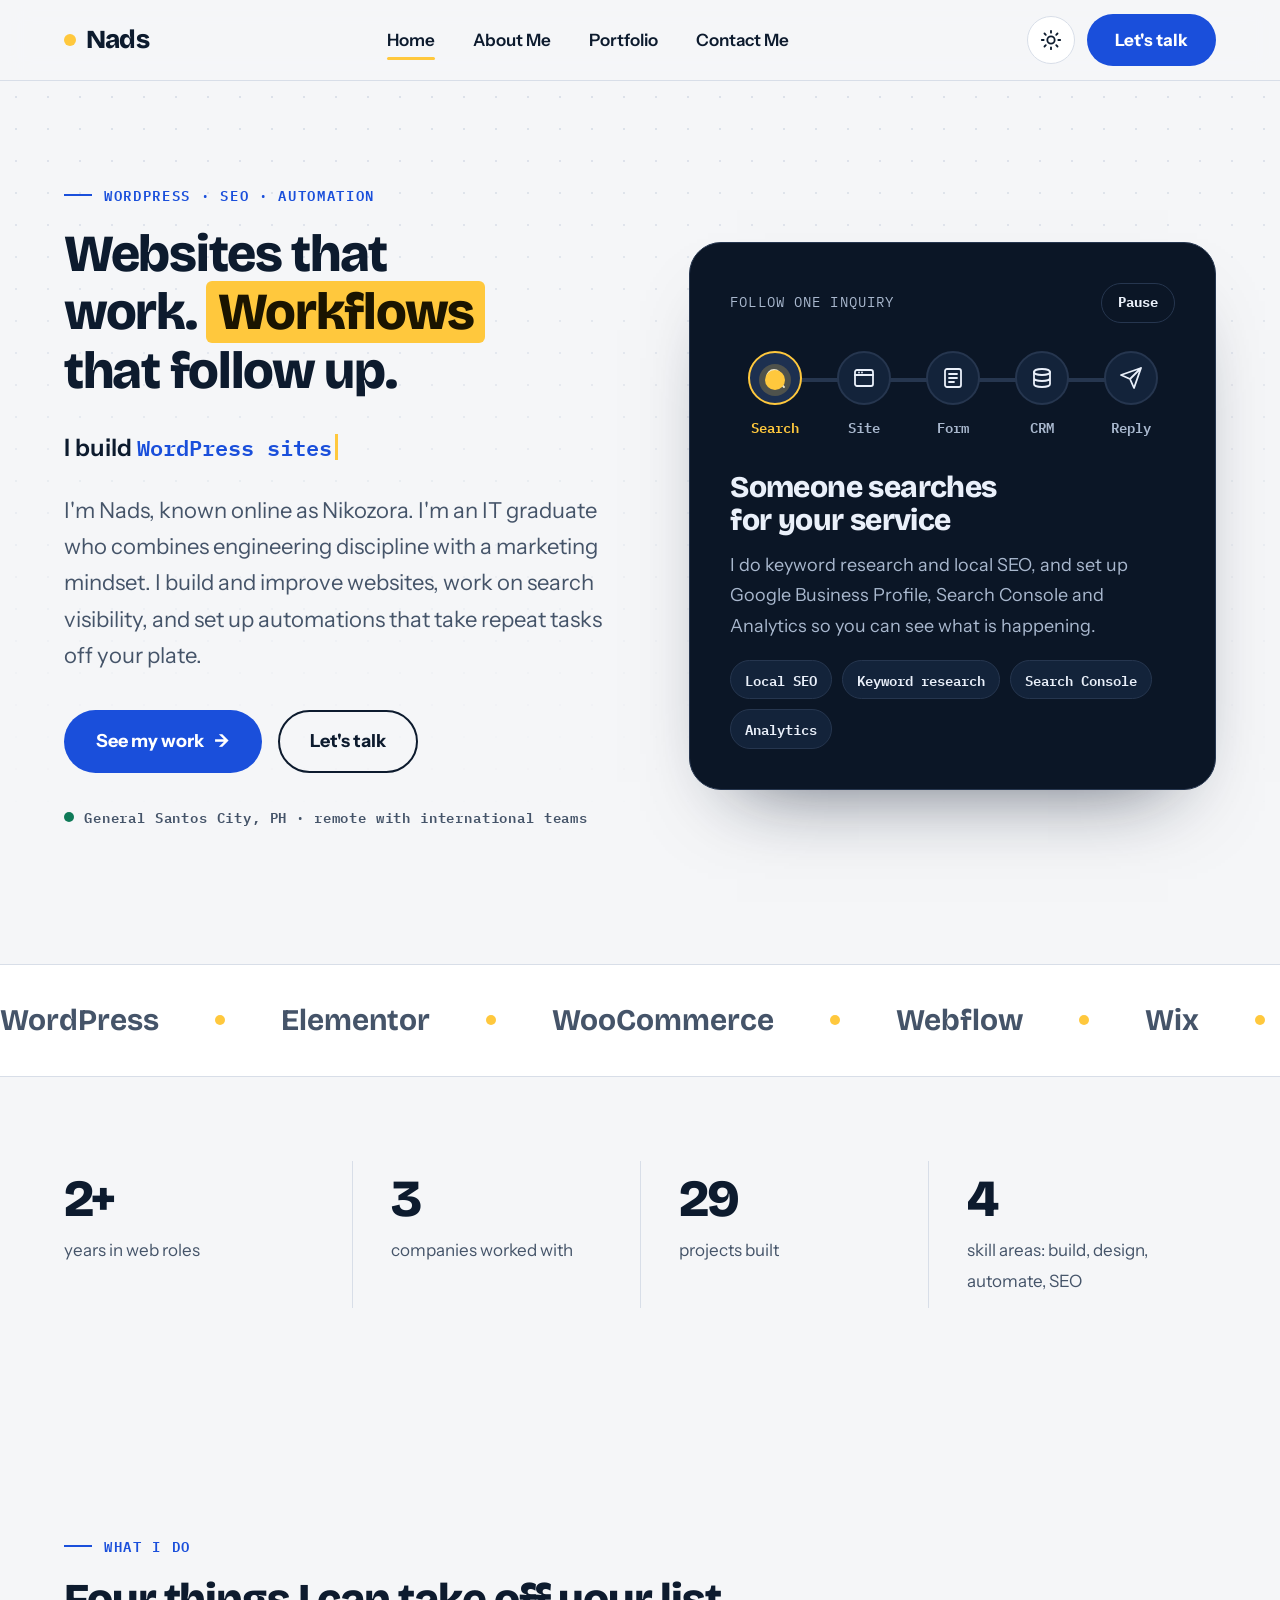
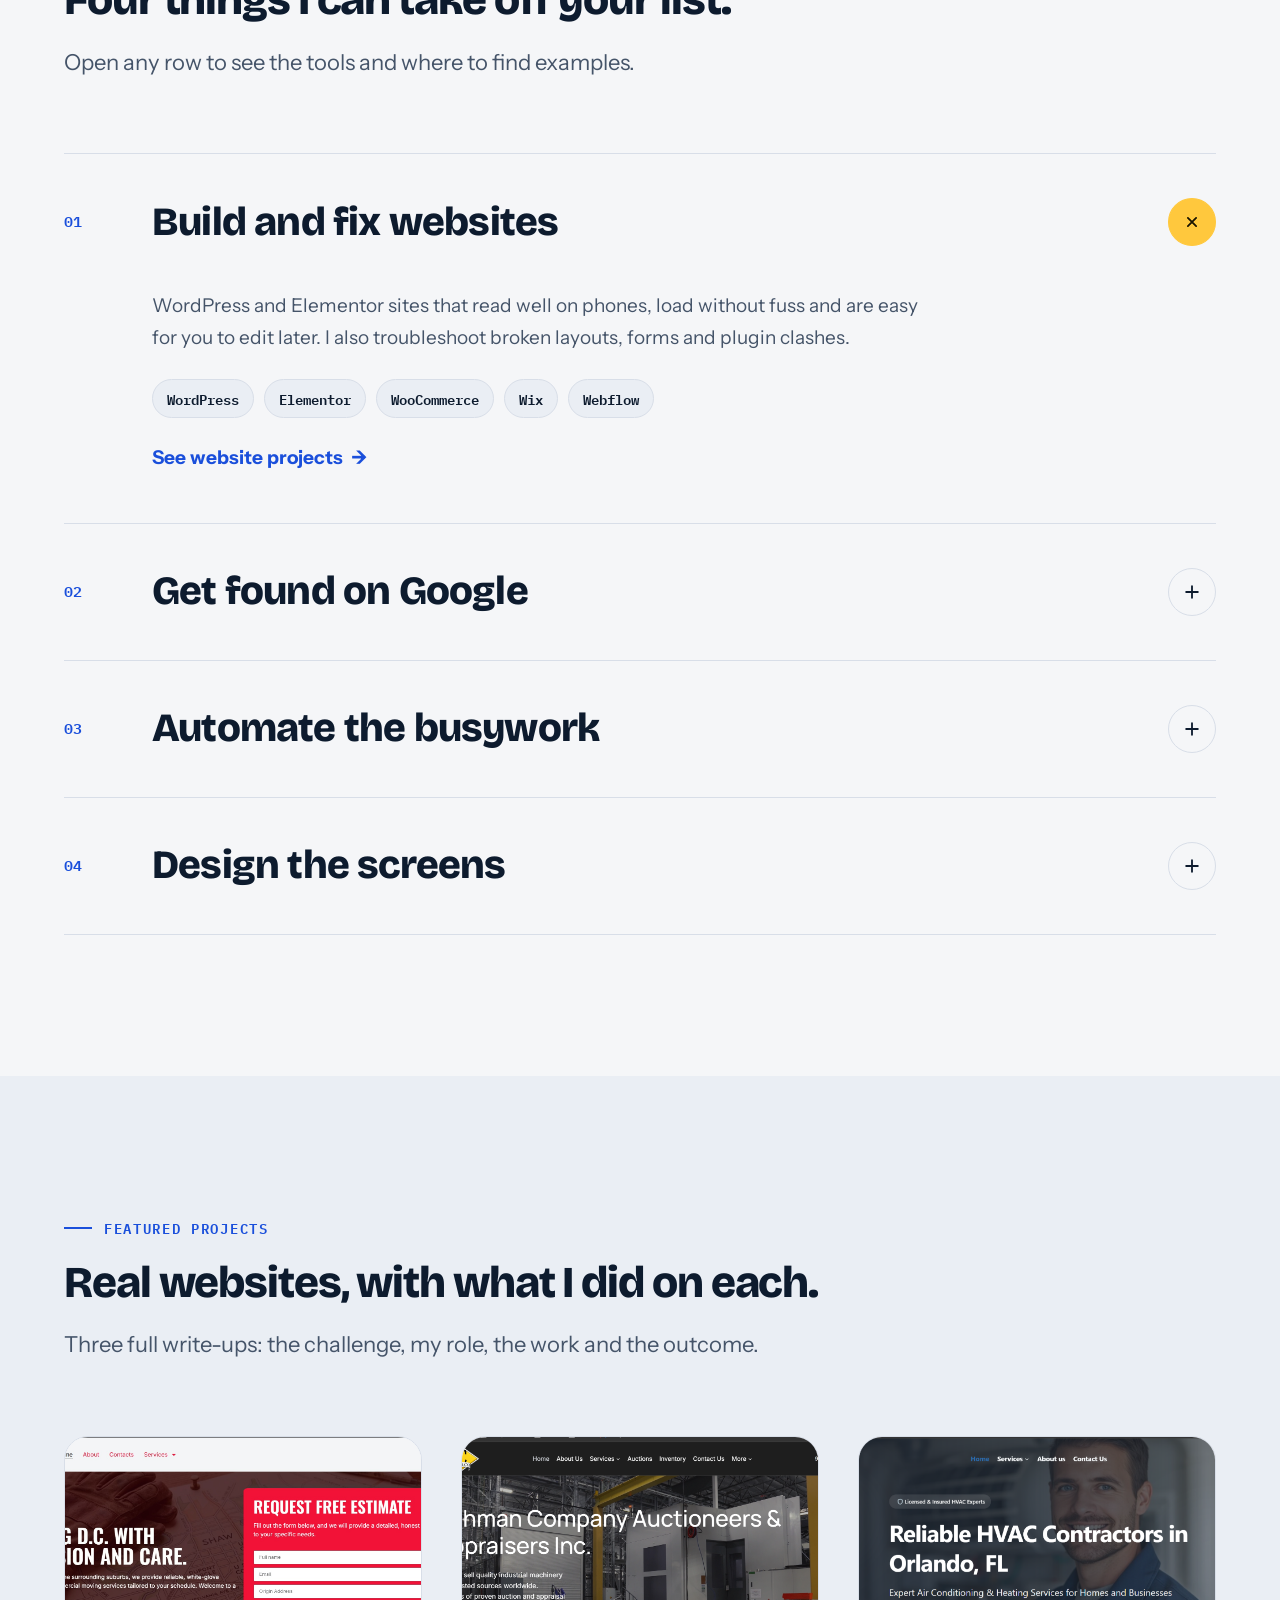
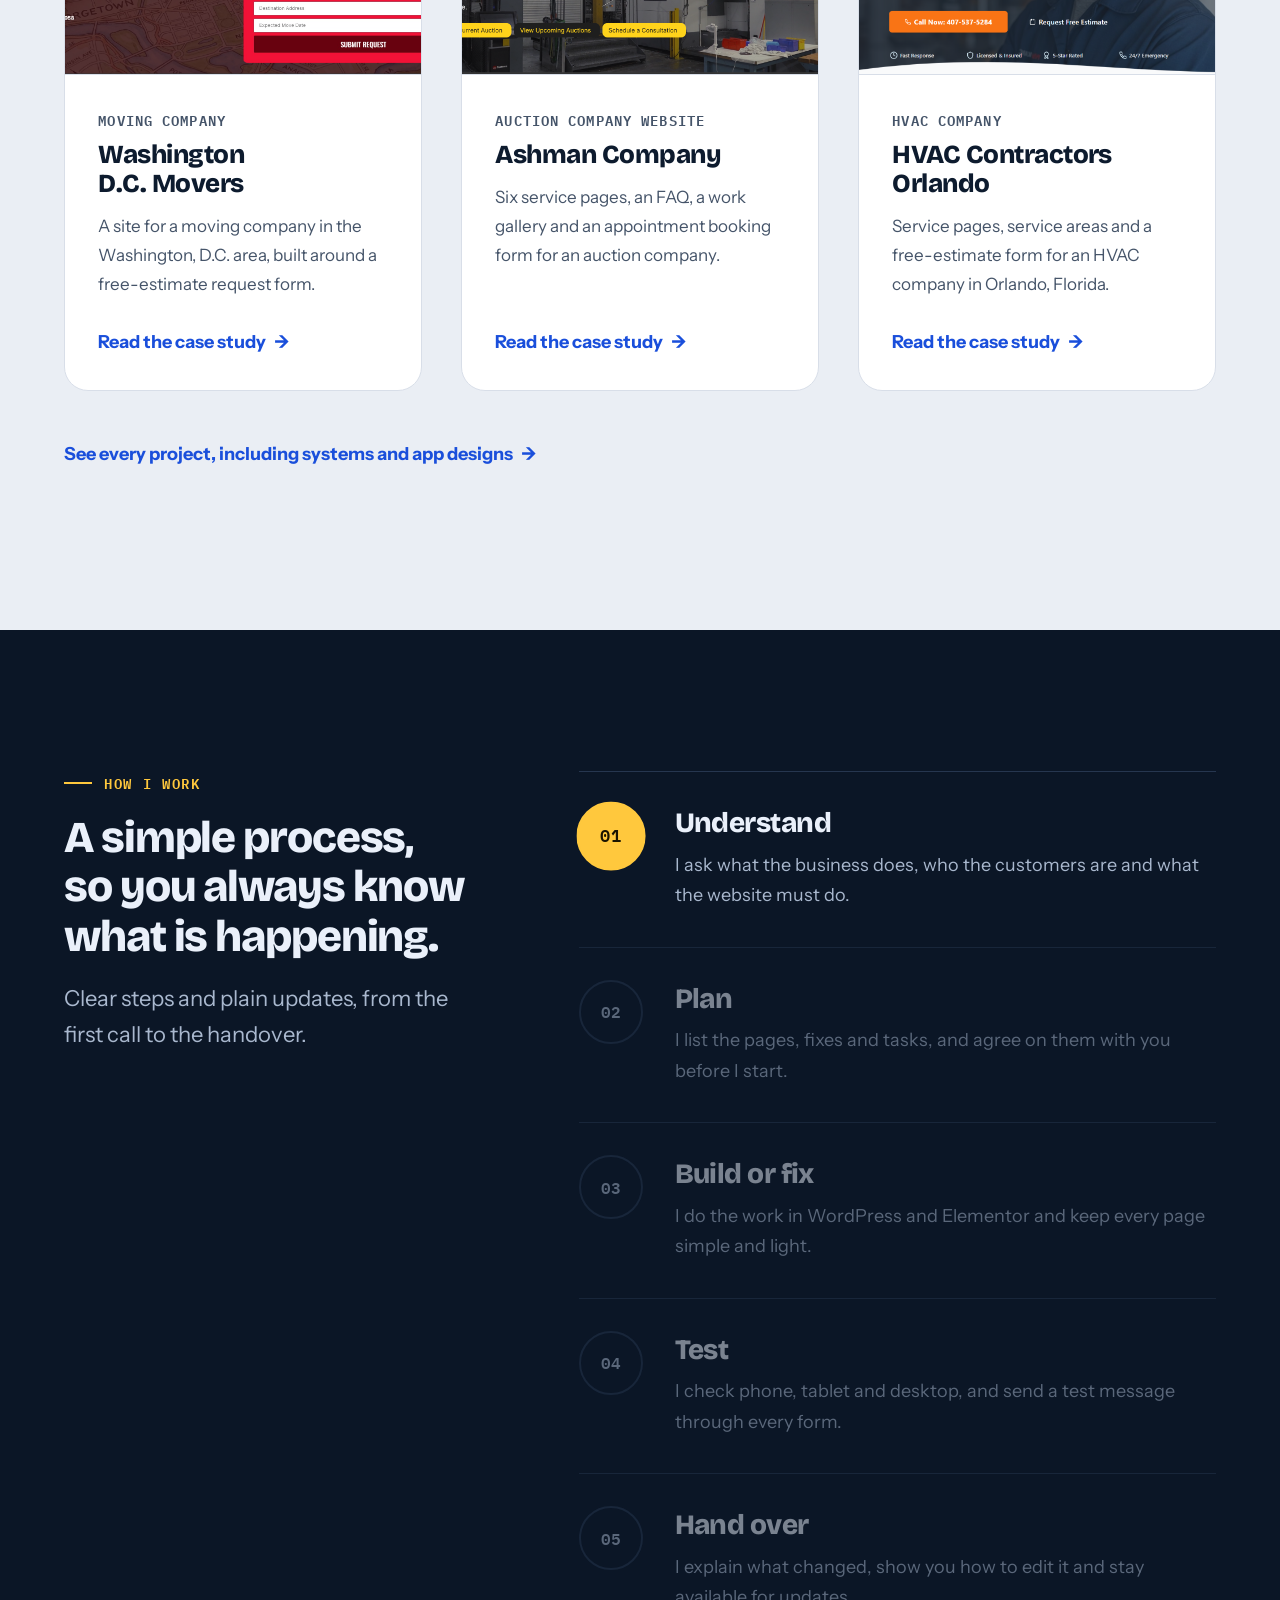
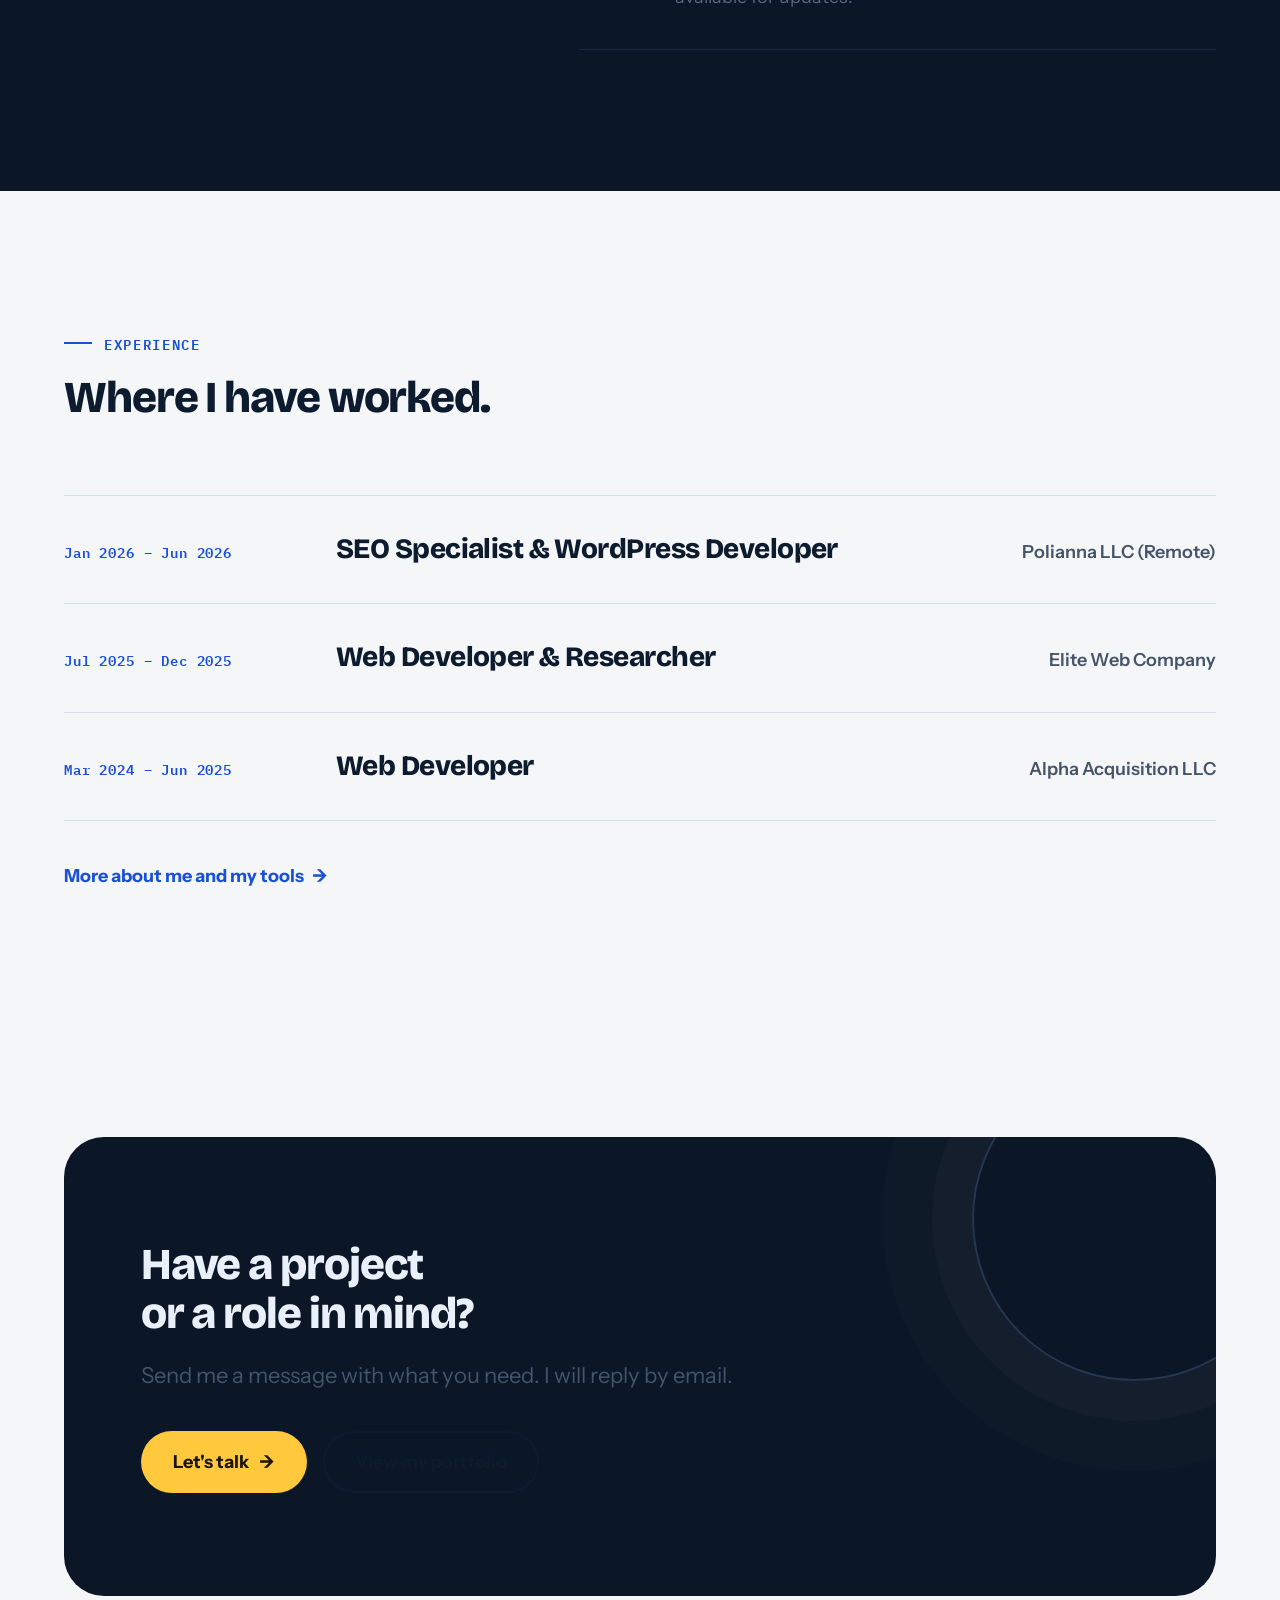
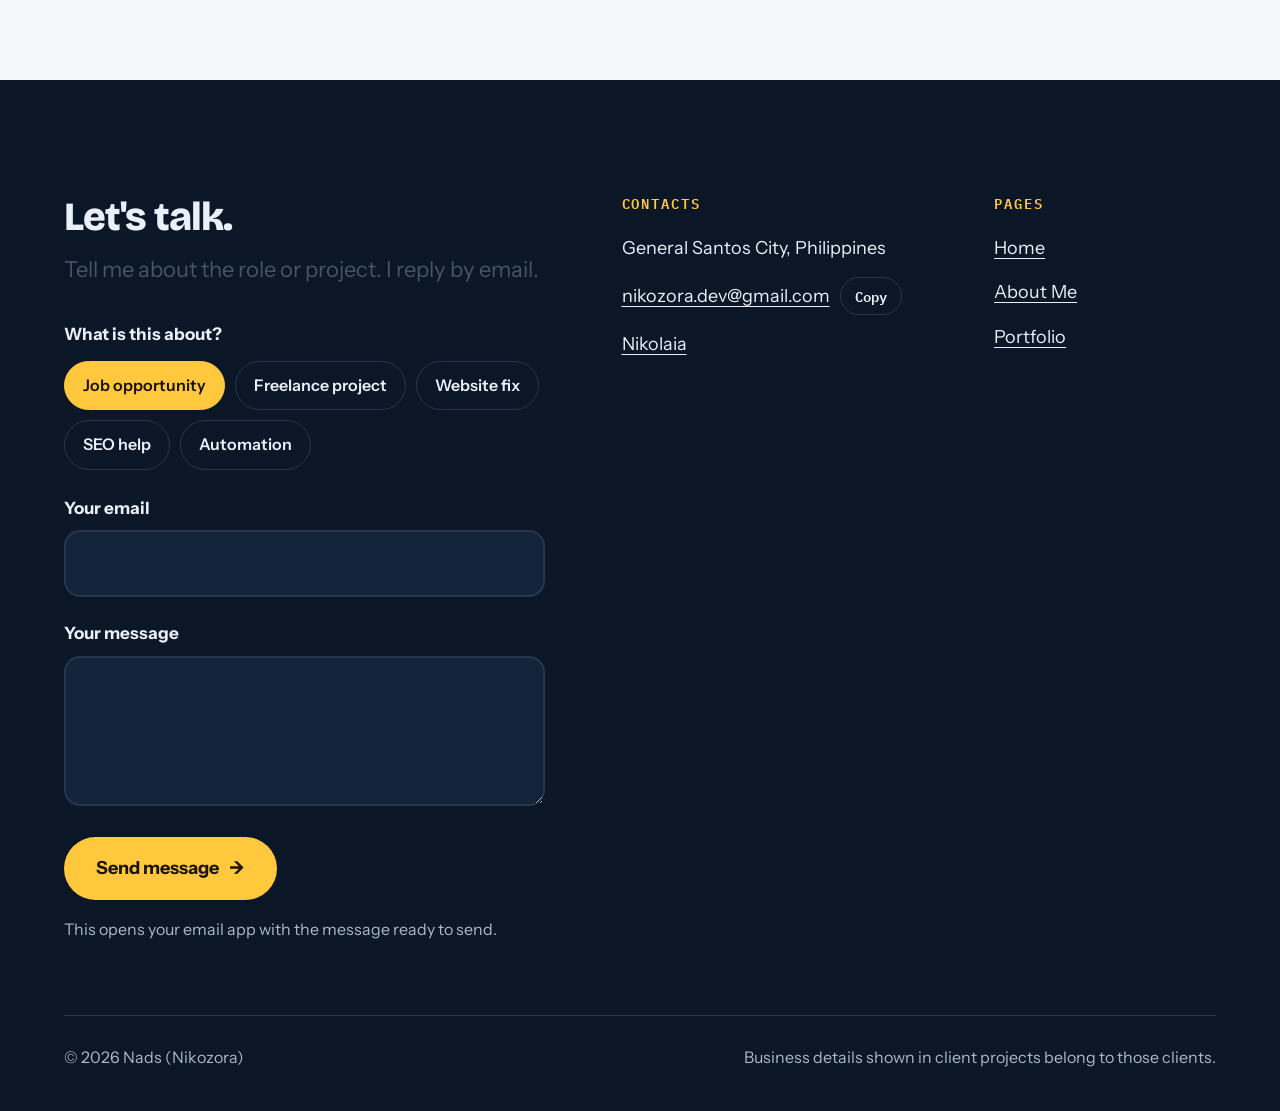
<file: index.html>
<!doctype html>
<html lang="en">
  <head>
    <meta charset="utf-8" />
    <meta name="viewport" content="width=device-width, initial-scale=1" />
    <title>Nads (Nikozora) | WordPress Developer and SEO Specialist</title>
    <meta
      name="description"
      content="Nads builds WordPress and Elementor websites, improves search visibility and sets up automations for small businesses. Based in General Santos City, Philippines."
    />
    <meta
      property="og:title"
      content="Nads (Nikozora) | WordPress Developer and SEO Specialist"
    />
    <meta
      property="og:description"
      content="Nads builds WordPress and Elementor websites, improves search visibility and sets up automations for small businesses. Based in General Santos City, Philippines."
    />
    <meta property="og:type" content="website" />
    <meta name="theme-color" content="#0B1626" />
    <link
      rel="icon"
      href="data:image/svg+xml,%3Csvg xmlns='http://www.w3.org/2000/svg' viewBox='0 0 64 64'%3E%3Crect width='64' height='64' rx='18' fill='%230B1626'/%3E%3Ccircle cx='32' cy='32' r='12' fill='%23FFC83D'/%3E%3C/svg%3E"
    />
    <link rel="preconnect" href="https://fonts.googleapis.com" />
    <link rel="preconnect" href="https://fonts.gstatic.com" crossorigin />
    <link
      rel="stylesheet"
      href="https://fonts.googleapis.com/css2?family=Bricolage+Grotesque:opsz,wght@12..96,600;12..96,800&family=IBM+Plex+Mono:wght@500;600&family=Instrument+Sans:wght@400;500;600;700&display=swap"
    />
    <link rel="stylesheet" href="styles.css" />
    <script type="application/ld+json">
      {
        "@context": "https://schema.org",
        "@type": "Person",
        "name": "Nads Balyamin",
        "alternateName": "Nikozora",
        "jobTitle": "SEO Specialist and WordPress Developer",
        "email": "nikozora.dev@gmail.com",
        "address": {
          "@type": "PostalAddress",
          "addressLocality": "General Santos City",
          "addressCountry": "PH"
        },
        "knowsAbout": [
          "WordPress",
          "Elementor",
          "SEO",
          "Workflow automation",
          "UI/UX design"
        ]
      }
    </script>
  </head>
  <body>
    <div id="progress" aria-hidden="true"></div>
    <a class="skip" href="#main">Skip to content</a>
    <header class="site">
      <div class="wrap nav">
        <a class="brand" href="index.html" aria-label="Nads, home"
          ><i aria-hidden="true"></i>Nads</a
        >
        <nav aria-label="Main">
          <ul id="menu">
            <li><a href="index.html" aria-current="page">Home</a></li>
            <li><a href="about.html">About Me</a></li>
            <li><a href="portfolio.html">Portfolio</a></li>
            <li><a href="#contact">Contact Me</a></li>
          </ul>
        </nav>
        <div class="nav-right">
          <button
            class="icon-btn"
            id="themeBtn"
            type="button"
            aria-label="Switch to dark theme"
          >
            <svg class="sun" viewBox="0 0 24 24" aria-hidden="true">
              <circle cx="12" cy="12" r="4" />
              <path
                d="M12 2v2M12 20v2M4.9 4.9l1.4 1.4M17.7 17.7l1.4 1.4M2 12h2M20 12h2M4.9 19.1l1.4-1.4M17.7 6.3l1.4-1.4"
              /></svg
            ><svg class="moon" viewBox="0 0 24 24" aria-hidden="true">
              <path d="M21 12.8A9 9 0 1111.2 3a7 7 0 009.8 9.8z" />
            </svg></button
          ><a class="btn btn-primary nav-cta" href="#contact">Let's talk</a
          ><button
            class="menu-btn"
            type="button"
            aria-expanded="false"
            aria-controls="menu"
          >
            Menu
          </button>
        </div>
      </div>
    </header>
    <main id="main">
      <section class="hero">
        <div class="wrap hero-grid">
          <div>
            <p class="label">WordPress &middot; SEO &middot; Automation</p>
            <h1>Websites that work. <mark>Workflows</mark> that follow up.</h1>
            <p
              class="typed-line"
              aria-label="I build WordPress sites, Elementor pages, online stores, local SEO and automations"
            >
              I build
              <span
                class="typed"
                id="typed"
                aria-hidden="true"
                data-words='["WordPress sites","Elementor pages","online stores","local SEO","automations"]'
                >WordPress sites</span
              ><span class="caret" aria-hidden="true"></span>
            </p>
            <p class="lead">
              I'm Nads, known online as Nikozora. I'm an IT graduate who
              combines engineering discipline with a marketing mindset. I build
              and improve websites, work on search visibility, and set up
              automations that take repeat tasks off your plate.
            </p>
            <div class="btn-row">
              <a class="btn btn-primary" href="portfolio.html"
                >See my work
                <span class="arr" aria-hidden="true">&rarr;</span></a
              >
              <a class="btn btn-ghost" href="#contact">Let's talk</a>
            </div>
            <p class="here">
              <b aria-hidden="true"></b>General Santos City, PH &middot; remote
              with international teams
            </p>
          </div>
          <div
            class="flow"
            id="flow"
            role="group"
            aria-label="How a website inquiry can flow, step by step"
          >
            <div class="flow-top">
              <span>Follow one inquiry</span
              ><button class="flow-ctl" type="button" aria-pressed="false">
                Pause
              </button>
            </div>
            <div class="track" role="tablist" aria-label="Inquiry steps">
              <div class="track-fill"></div>
              <div class="packet"></div>
              <button
                class="node"
                role="tab"
                type="button"
                id="n0"
                aria-controls="s0"
                aria-selected="true"
                tabindex="0"
              >
                <span class="dot"
                  ><svg viewBox="0 0 24 24" aria-hidden="true">
                    <circle cx="11" cy="11" r="7" />
                    <path d="M21 21l-4.3-4.3" /></svg></span
                >Search</button
              ><button
                class="node"
                role="tab"
                type="button"
                id="n1"
                aria-controls="s1"
                aria-selected="false"
                tabindex="-1"
              >
                <span class="dot"
                  ><svg viewBox="0 0 24 24" aria-hidden="true">
                    <rect x="3" y="4" width="18" height="16" rx="2" />
                    <path d="M3 9h18M7 6.5h.01M10 6.5h.01" /></svg></span
                >Site</button
              ><button
                class="node"
                role="tab"
                type="button"
                id="n2"
                aria-controls="s2"
                aria-selected="false"
                tabindex="-1"
              >
                <span class="dot"
                  ><svg viewBox="0 0 24 24" aria-hidden="true">
                    <rect x="4" y="3" width="16" height="18" rx="2" />
                    <path d="M8 8h8M8 12h8M8 16h5" /></svg></span
                >Form</button
              ><button
                class="node"
                role="tab"
                type="button"
                id="n3"
                aria-controls="s3"
                aria-selected="false"
                tabindex="-1"
              >
                <span class="dot"
                  ><svg viewBox="0 0 24 24" aria-hidden="true">
                    <ellipse cx="12" cy="6" rx="8" ry="3" />
                    <path
                      d="M4 6v6c0 1.7 3.6 3 8 3s8-1.3 8-3V6M4 12v6c0 1.7 3.6 3 8 3s8-1.3 8-3v-6"
                    /></svg></span
                >CRM</button
              ><button
                class="node"
                role="tab"
                type="button"
                id="n4"
                aria-controls="s4"
                aria-selected="false"
                tabindex="-1"
              >
                <span class="dot"
                  ><svg viewBox="0 0 24 24" aria-hidden="true">
                    <path
                      d="M22 2L11 13M22 2l-7 20-4-9-9-4 20-7z"
                    /></svg></span
                >Reply
              </button>
            </div>
            <div class="flow-panel">
              <div class="step" id="s0" role="tabpanel" aria-labelledby="n0">
                <h3>Someone searches for your service</h3>
                <p>
                  I do keyword research and local SEO, and set up Google
                  Business Profile, Search Console and Analytics so you can see
                  what is happening.
                </p>
                <ul class="chips">
                  <li>Local SEO</li>
                  <li>Keyword research</li>
                  <li>Search Console</li>
                  <li>Analytics</li>
                </ul>
              </div>
              <div
                class="step"
                id="s1"
                role="tabpanel"
                aria-labelledby="n1"
                hidden
              >
                <h3>They land on a clear page</h3>
                <p>
                  I build WordPress and Elementor pages that read well on a
                  phone and stay tidy as the site grows.
                </p>
                <ul class="chips">
                  <li>WordPress</li>
                  <li>Elementor</li>
                  <li>Responsive design</li>
                  <li>WooCommerce</li>
                </ul>
              </div>
              <div
                class="step"
                id="s2"
                role="tabpanel"
                aria-labelledby="n2"
                hidden
              >
                <h3>They send an inquiry</h3>
                <p>
                  I set up contact forms and call buttons, then test every one
                  so a message never goes missing.
                </p>
                <ul class="chips">
                  <li>Forms</li>
                  <li>Click-to-call</li>
                  <li>Testing</li>
                </ul>
              </div>
              <div
                class="step"
                id="s3"
                role="tabpanel"
                aria-labelledby="n3"
                hidden
              >
                <h3>It lands in your CRM</h3>
                <p>
                  I connect the form to a CRM and use Zapier, Make or n8n to
                  move the details without copy and paste.
                </p>
                <ul class="chips">
                  <li>Zapier</li>
                  <li>Make</li>
                  <li>n8n</li>
                  <li>CRM setup</li>
                </ul>
              </div>
              <div
                class="step"
                id="s4"
                role="tabpanel"
                aria-labelledby="n4"
                hidden
              >
                <h3>A follow-up goes out</h3>
                <p>
                  I set up automatic replies and reminders, with AI-assisted
                  steps where they genuinely save time.
                </p>
                <ul class="chips">
                  <li>Workflow automation</li>
                  <li>Email follow-up</li>
                  <li>AI-assisted workflows</li>
                </ul>
              </div>
            </div>
          </div>
        </div>
      </section>

      <div class="marquee" role="group" aria-label="Tools I use">
        <div class="marquee-track">
          <span>WordPress</span><span>Elementor</span><span>WooCommerce</span
          ><span>Webflow</span><span>Wix</span><span>Figma</span
          ><span>Canva</span><span>FlutterFlow</span><span>Zapier</span
          ><span>Make</span><span>n8n</span><span>Search Console</span
          ><span>Google Analytics</span><span aria-hidden="true">WordPress</span
          ><span aria-hidden="true">Elementor</span
          ><span aria-hidden="true">WooCommerce</span
          ><span aria-hidden="true">Webflow</span
          ><span aria-hidden="true">Wix</span
          ><span aria-hidden="true">Figma</span
          ><span aria-hidden="true">Canva</span
          ><span aria-hidden="true">FlutterFlow</span
          ><span aria-hidden="true">Zapier</span
          ><span aria-hidden="true">Make</span
          ><span aria-hidden="true">n8n</span
          ><span aria-hidden="true">Search Console</span
          ><span aria-hidden="true">Google Analytics</span>
        </div>
      </div>

      <section class="tight">
        <div class="wrap stats">
          <div class="stat" data-reveal>
            <b data-count="2" data-suffix="+">2+</b
            ><span>years in web roles</span>
          </div>
          <div class="stat" data-reveal data-delay="80">
            <b data-count="3">3</b><span>companies worked with</span>
          </div>
          <div class="stat" data-reveal data-delay="160">
            <b data-count="29">29</b><span>projects built</span>
          </div>
          <div class="stat" data-reveal data-delay="240">
            <b data-count="4">4</b
            ><span>skill areas: build, design, automate, SEO</span>
          </div>
        </div>
      </section>

      <section>
        <div class="wrap">
          <div class="sec-head" data-reveal>
            <p class="label">What I do</p>
            <h2>Four things I can take off your list.</h2>
            <p class="lead">
              Open any row to see the tools and where to find examples.
            </p>
          </div>
          <div class="rows" data-accordion="single" data-reveal>
            <div class="row">
              <button
                class="row-btn"
                type="button"
                id="rb0"
                aria-expanded="true"
                aria-controls="rp0"
              >
                <span class="n">01</span>
                <h3>Build and fix websites</h3>
                <span class="plus" aria-hidden="true"
                  ><svg viewBox="0 0 24 24"><path d="M12 5v14M5 12h14" /></svg
                ></span>
              </button>
              <div class="panel" id="rp0" role="region" aria-labelledby="rb0">
                <div>
                  <div class="panel-in">
                    <p>
                      WordPress and Elementor sites that read well on phones,
                      load without fuss and are easy for you to edit later. I
                      also troubleshoot broken layouts, forms and plugin
                      clashes.
                    </p>
                    <ul class="chips">
                      <li>WordPress</li>
                      <li>Elementor</li>
                      <li>WooCommerce</li>
                      <li>Wix</li>
                      <li>Webflow</li>
                    </ul>
                    <p style="margin: 24px 0 0">
                      <a class="link-arrow" href="portfolio.html#featured"
                        >See website projects
                        <span class="arr" aria-hidden="true">&rarr;</span></a
                      >
                    </p>
                  </div>
                </div>
              </div>
            </div>
            <div class="row">
              <button
                class="row-btn"
                type="button"
                id="rb1"
                aria-expanded="false"
                aria-controls="rp1"
              >
                <span class="n">02</span>
                <h3>Get found on Google</h3>
                <span class="plus" aria-hidden="true"
                  ><svg viewBox="0 0 24 24"><path d="M12 5v14M5 12h14" /></svg
                ></span>
              </button>
              <div class="panel" id="rp1" role="region" aria-labelledby="rb1">
                <div inert>
                  <div class="panel-in">
                    <p>
                      Local SEO, technical on-page fixes and keyword research. I
                      track progress with Google Search Console and Analytics,
                      so you can see what changed.
                    </p>
                    <ul class="chips">
                      <li>Local SEO</li>
                      <li>On-page SEO</li>
                      <li>Keyword research</li>
                      <li>Business Profile</li>
                      <li>Search Console</li>
                    </ul>
                  </div>
                </div>
              </div>
            </div>
            <div class="row">
              <button
                class="row-btn"
                type="button"
                id="rb2"
                aria-expanded="false"
                aria-controls="rp2"
              >
                <span class="n">03</span>
                <h3>Automate the busywork</h3>
                <span class="plus" aria-hidden="true"
                  ><svg viewBox="0 0 24 24"><path d="M12 5v14M5 12h14" /></svg
                ></span>
              </button>
              <div class="panel" id="rp2" role="region" aria-labelledby="rb2">
                <div inert>
                  <div class="panel-in">
                    <p>
                      I connect forms, a CRM and follow-ups so inquiries are
                      captured and answered without manual copying. I use
                      Zapier, Make and n8n, plus AI-assisted steps where they
                      help.
                    </p>
                    <ul class="chips">
                      <li>Zapier</li>
                      <li>Make</li>
                      <li>n8n</li>
                      <li>CRM setup</li>
                      <li>AI-assisted workflows</li>
                    </ul>
                    <p style="margin: 24px 0 0">
                      <a class="link-arrow" href="portfolio.html#systems"
                        >See digital systems
                        <span class="arr" aria-hidden="true">&rarr;</span></a
                      >
                    </p>
                  </div>
                </div>
              </div>
            </div>
            <div class="row">
              <button
                class="row-btn"
                type="button"
                id="rb3"
                aria-expanded="false"
                aria-controls="rp3"
              >
                <span class="n">04</span>
                <h3>Design the screens</h3>
                <span class="plus" aria-hidden="true"
                  ><svg viewBox="0 0 24 24"><path d="M12 5v14M5 12h14" /></svg
                ></span>
              </button>
              <div class="panel" id="rp3" role="region" aria-labelledby="rb3">
                <div inert>
                  <div class="panel-in">
                    <p>
                      Wireframes and mobile-first prototypes in Figma, so you
                      can react to a design before anything is built.
                    </p>
                    <ul class="chips">
                      <li>Figma</li>
                      <li>Canva</li>
                      <li>FlutterFlow</li>
                      <li>Prototyping</li>
                    </ul>
                    <p style="margin: 24px 0 0">
                      <a class="link-arrow" href="portfolio.html#all"
                        >See app designs
                        <span class="arr" aria-hidden="true">&rarr;</span></a
                      >
                    </p>
                  </div>
                </div>
              </div>
            </div>
          </div>
        </div>
      </section>

      <section class="soft" id="featured">
        <div class="wrap">
          <div class="sec-head" data-reveal>
            <p class="label">Featured projects</p>
            <h2>Real websites, with what I did on each.</h2>
            <p class="lead">
              Three full write-ups: the challenge, my role, the work and the
              outcome.
            </p>
          </div>
          <div class="grid-3">
            <article class="card" data-tilt data-reveal data-delay="0">
              <div class="thumb">
                <span class="alt"
                  ><span class="ph"
                    >[Add screenshot: images/washington-dc-movers.webp]</span
                  ></span
                ><img
                  src="images/washington-dc-movers.jpg"
                  alt="Homepage of the Washington D.C. Movers website with a free estimate form"
                  width="452"
                  height="295"
                  loading="lazy"
                  onerror="this.remove()"
                />
              </div>
              <div class="body">
                <span class="meta">Moving company</span>
                <h3>Washington D.C. Movers</h3>
                <p>
                  A site for a moving company in the Washington, D.C. area,
                  built around a free-estimate request form.
                </p>
                <div class="foot">
                  <a
                    class="link-arrow stretch"
                    href="portfolio.html#washington-dc-movers"
                    >Read the case study
                    <span class="arr" aria-hidden="true">&rarr;</span></a
                  >
                </div>
              </div>
            </article>
            <article class="card" data-tilt data-reveal data-delay="100">
              <div class="thumb">
                <span class="alt"
                ><img
                  src="images/ashman-company.png"
                  alt="Homepage of the Ashman Company website"
                  width="456"
                  height="304"
                  loading="lazy"
                  onerror="this.remove()"
                />
              </div>
              <div class="body">
                <span class="meta">Auction company website</span>
                <h3>Ashman Company</h3>
                <p>
                  Six service pages, an FAQ, a work gallery and an appointment booking form
                  for an auction company.
                </p>
                <div class="foot">
                  <a
                    class="link-arrow stretch"
                    href="portfolio.html#ashman-company"
                    >Read the case study
                    <span class="arr" aria-hidden="true">&rarr;</span></a
                  >
                </div>
              </div>
            </article>
            <article class="card" data-tilt data-reveal data-delay="200">
              <div class="thumb">
                ><img
                  src="images/hvac-orlando.png"
                  alt="Homepage of the HVAC Contractors Orlando website"
                  width="1200"
                  height="800"
                  loading="lazy"
                  onerror="this.remove()"
                />
              </div>
              <div class="body">
                <span class="meta">HVAC company</span>
                <h3>HVAC Contractors Orlando</h3>
                <p>
                  Service pages, service areas and a free-estimate form for an
                  HVAC company in Orlando, Florida.
                </p>
                <div class="foot">
                  <a
                    class="link-arrow stretch"
                    href="portfolio.html#hvac-contractors-orlando"
                    >Read the case study
                    <span class="arr" aria-hidden="true">&rarr;</span></a
                  >
                </div>
              </div>
            </article>
          </div>
          <p style="margin-top: 48px" data-reveal>
            <a class="link-arrow" href="portfolio.html"
              >See every project, including systems and app designs
              <span class="arr" aria-hidden="true">&rarr;</span></a
            >
          </p>
        </div>
      </section>

      <section class="night">
        <div class="wrap proc">
          <div class="proc-head" data-reveal>
            <p class="label">How I work</p>
            <h2>A simple process, so you always know what is happening.</h2>
            <p class="lead">
              Clear steps and plain updates, from the first call to the
              handover.
            </p>
          </div>
          <ol class="steps">
            <li>
              <h3>Understand</h3>
              <p>
                I ask what the business does, who the customers are and what the
                website must do.
              </p>
            </li>
            <li>
              <h3>Plan</h3>
              <p>
                I list the pages, fixes and tasks, and agree on them with you
                before I start.
              </p>
            </li>
            <li>
              <h3>Build or fix</h3>
              <p>
                I do the work in WordPress and Elementor and keep every page
                simple and light.
              </p>
            </li>
            <li>
              <h3>Test</h3>
              <p>
                I check phone, tablet and desktop, and send a test message
                through every form.
              </p>
            </li>
            <li>
              <h3>Hand over</h3>
              <p>
                I explain what changed, show you how to edit it and stay
                available for updates.
              </p>
            </li>
          </ol>
        </div>
      </section>

      <section>
        <div class="wrap">
          <div class="sec-head" data-reveal>
            <p class="label">Experience</p>
            <h2>Where I have worked.</h2>
          </div>
          <div class="minis" data-reveal>
            <div class="mini">
              <span class="when">Jan 2026 &ndash; Jun 2026</span
              ><strong>SEO Specialist &amp; WordPress Developer</strong
              ><span class="co">Polianna LLC (Remote)</span>
            </div>
            <div class="mini">
              <span class="when">Jul 2025 &ndash; Dec 2025</span
              ><strong>Web Developer &amp; Researcher</strong
              ><span class="co">Elite Web Company</span>
            </div>
            <div class="mini">
              <span class="when">Mar 2024 &ndash; Jun 2025</span
              ><strong>Web Developer</strong
              ><span class="co">Alpha Acquisition LLC</span>
            </div>
          </div>
          <p style="margin-top: 40px" data-reveal>
            <a class="link-arrow" href="about.html"
              >More about me and my tools
              <span class="arr" aria-hidden="true">&rarr;</span></a
            >
          </p>
        </div>
      </section>

      <section class="tight">
        <div class="wrap">
          <div class="cta" data-reveal>
            <h2>Have a project or a role in mind?</h2>
            <p class="lead">
              Send me a message with what you need. I will reply by email.
            </p>
            <div class="btn-row">
              <a class="btn btn-sun" href="#contact"
                >Let's talk
                <span class="arr" aria-hidden="true">&rarr;</span></a
              ><a class="btn btn-ghost" href="portfolio.html"
                >View my portfolio</a
              >
            </div>
          </div>
        </div>
      </section>
    </main>
    <footer class="site-footer" id="contact">
      <div class="wrap">
        <div class="foot-grid">
          <div>
            <h2>Let's talk.</h2>
            <p class="lead">
              Tell me about the role or project. I reply by email.
            </p>
            <form id="contactForm" novalidate>
              <fieldset>
                <legend>What is this about?</legend>
                <div class="choice">
                  <input
                    type="radio"
                    name="topic"
                    id="t0"
                    value="Job opportunity"
                    checked
                  /><label for="t0">Job opportunity</label
                  ><input
                    type="radio"
                    name="topic"
                    id="t1"
                    value="Freelance project"
                  /><label for="t1">Freelance project</label
                  ><input
                    type="radio"
                    name="topic"
                    id="t2"
                    value="Website fix"
                  /><label for="t2">Website fix</label
                  ><input
                    type="radio"
                    name="topic"
                    id="t3"
                    value="SEO help"
                  /><label for="t3">SEO help</label
                  ><input
                    type="radio"
                    name="topic"
                    id="t4"
                    value="Automation"
                  /><label for="t4">Automation</label>
                </div>
              </fieldset>
              <label class="f" for="email">Your email</label>
              <input
                id="email"
                name="email"
                type="email"
                autocomplete="email"
                required
              />
              <label class="f" for="msg">Your message</label>
              <textarea id="msg" name="msg" required></textarea>
              <button class="btn btn-sun" type="submit">
                Send message <span class="arr" aria-hidden="true">&rarr;</span>
              </button>
              <p
                class="form-note"
                id="formNote"
                role="status"
                aria-live="polite"
              >
                This opens your email app with the message ready to send.
              </p>
            </form>
          </div>
          <div>
            <h3>Contacts</h3>
            <ul>
              <li>General Santos City, Philippines</li>
              <li>
                <a href="mailto:nikozora.dev@gmail.com"
                  >nikozora.dev@gmail.com</a
                ><button class="copy-btn" id="copyEmail" type="button">
                  Copy
                </button>
              </li>
              <li><a href="https://www.instagram.com/nikolaiaa_/">Nikolaia</a></li>
            </ul>
          </div>
          <div>
            <h3>Pages</h3>
            <ul>
              <li><a href="index.html">Home</a></li>
              <li><a href="about.html">About Me</a></li>
              <li><a href="portfolio.html">Portfolio</a></li>
            </ul>
          </div>
        </div>
        <div class="copyright">
          <span>&copy; <span id="yr">2026</span> Nads (Nikozora)</span
          ><span
            >Business details shown in client projects belong to those
            clients.</span
          >
        </div>
      </div>
    </footer>
    <dialog id="projectDialog" aria-label="Project details">
      <button
        class="dlg-close"
        type="button"
        aria-label="Close project details"
      >
        &times;
      </button>
      <div id="dlgBody"></div>
    </dialog>
    <script src="main.js" defer></script>
  </body>
</html>
</file>
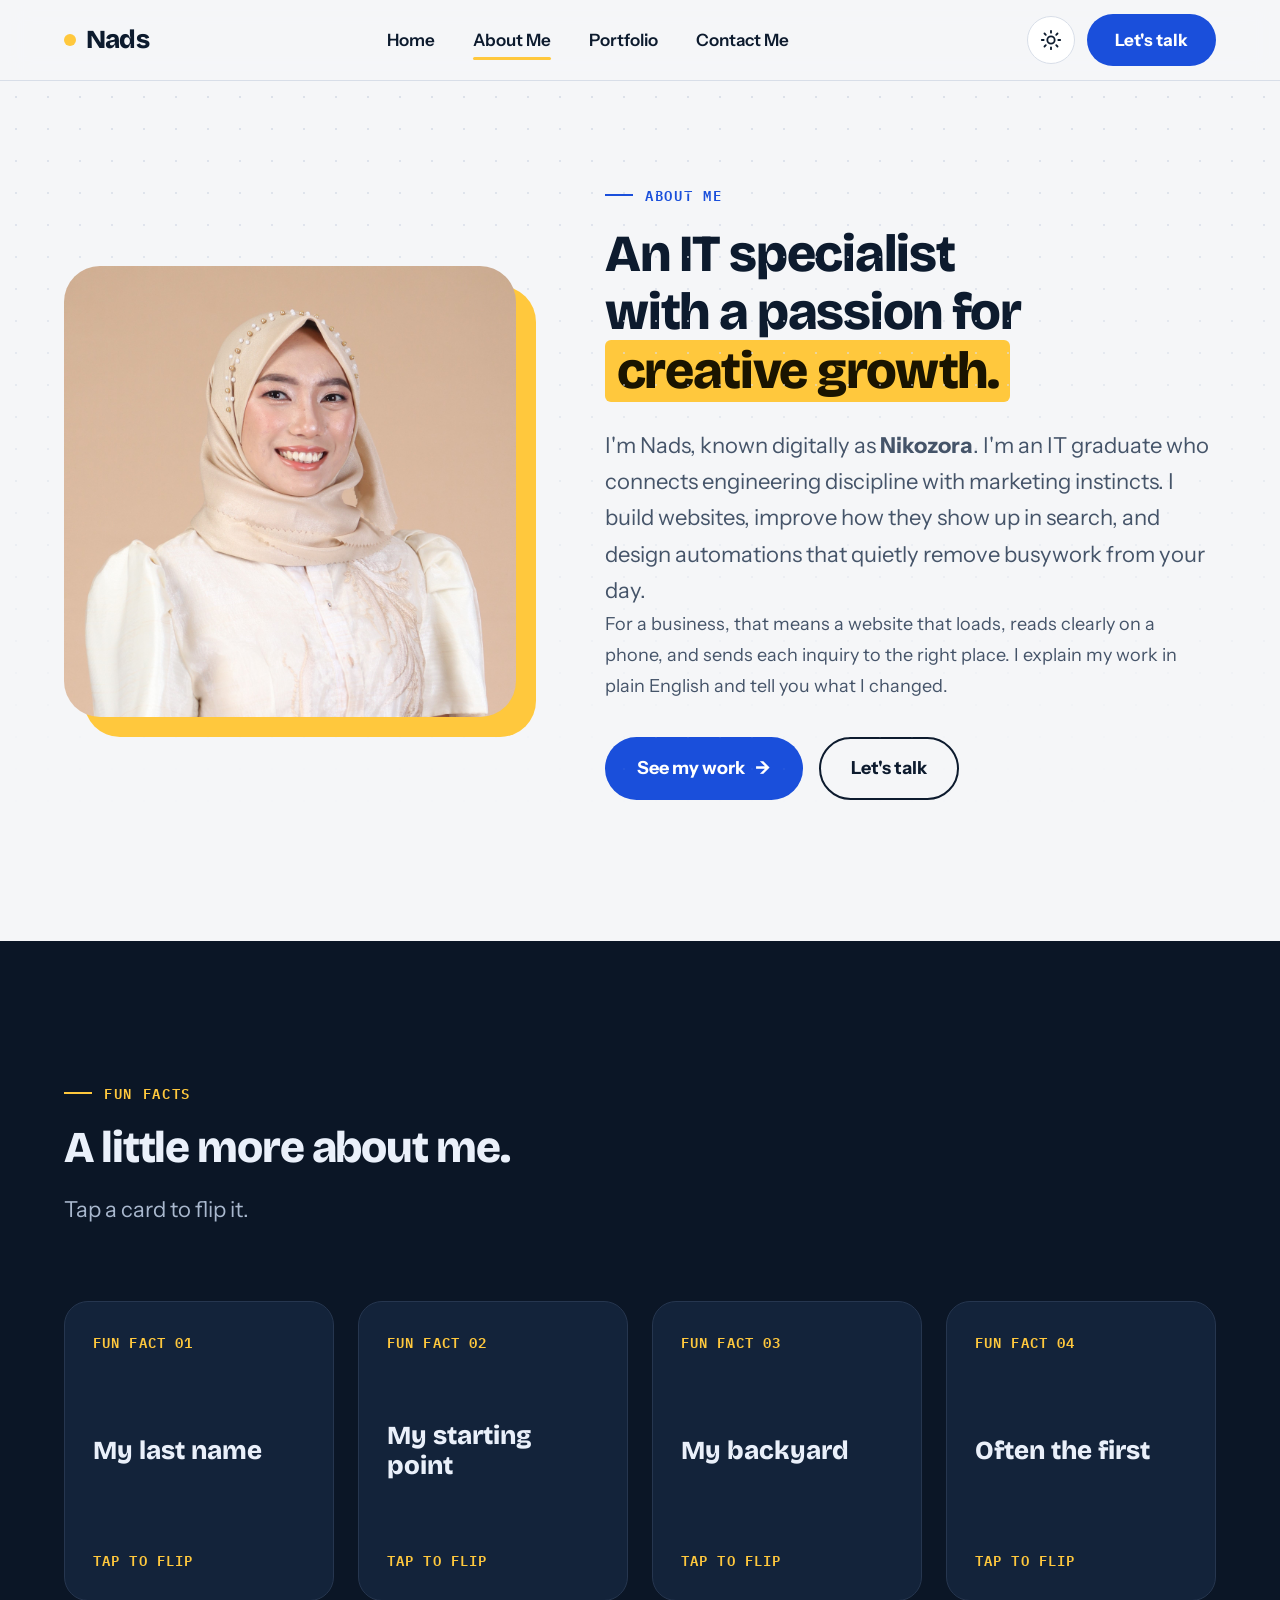
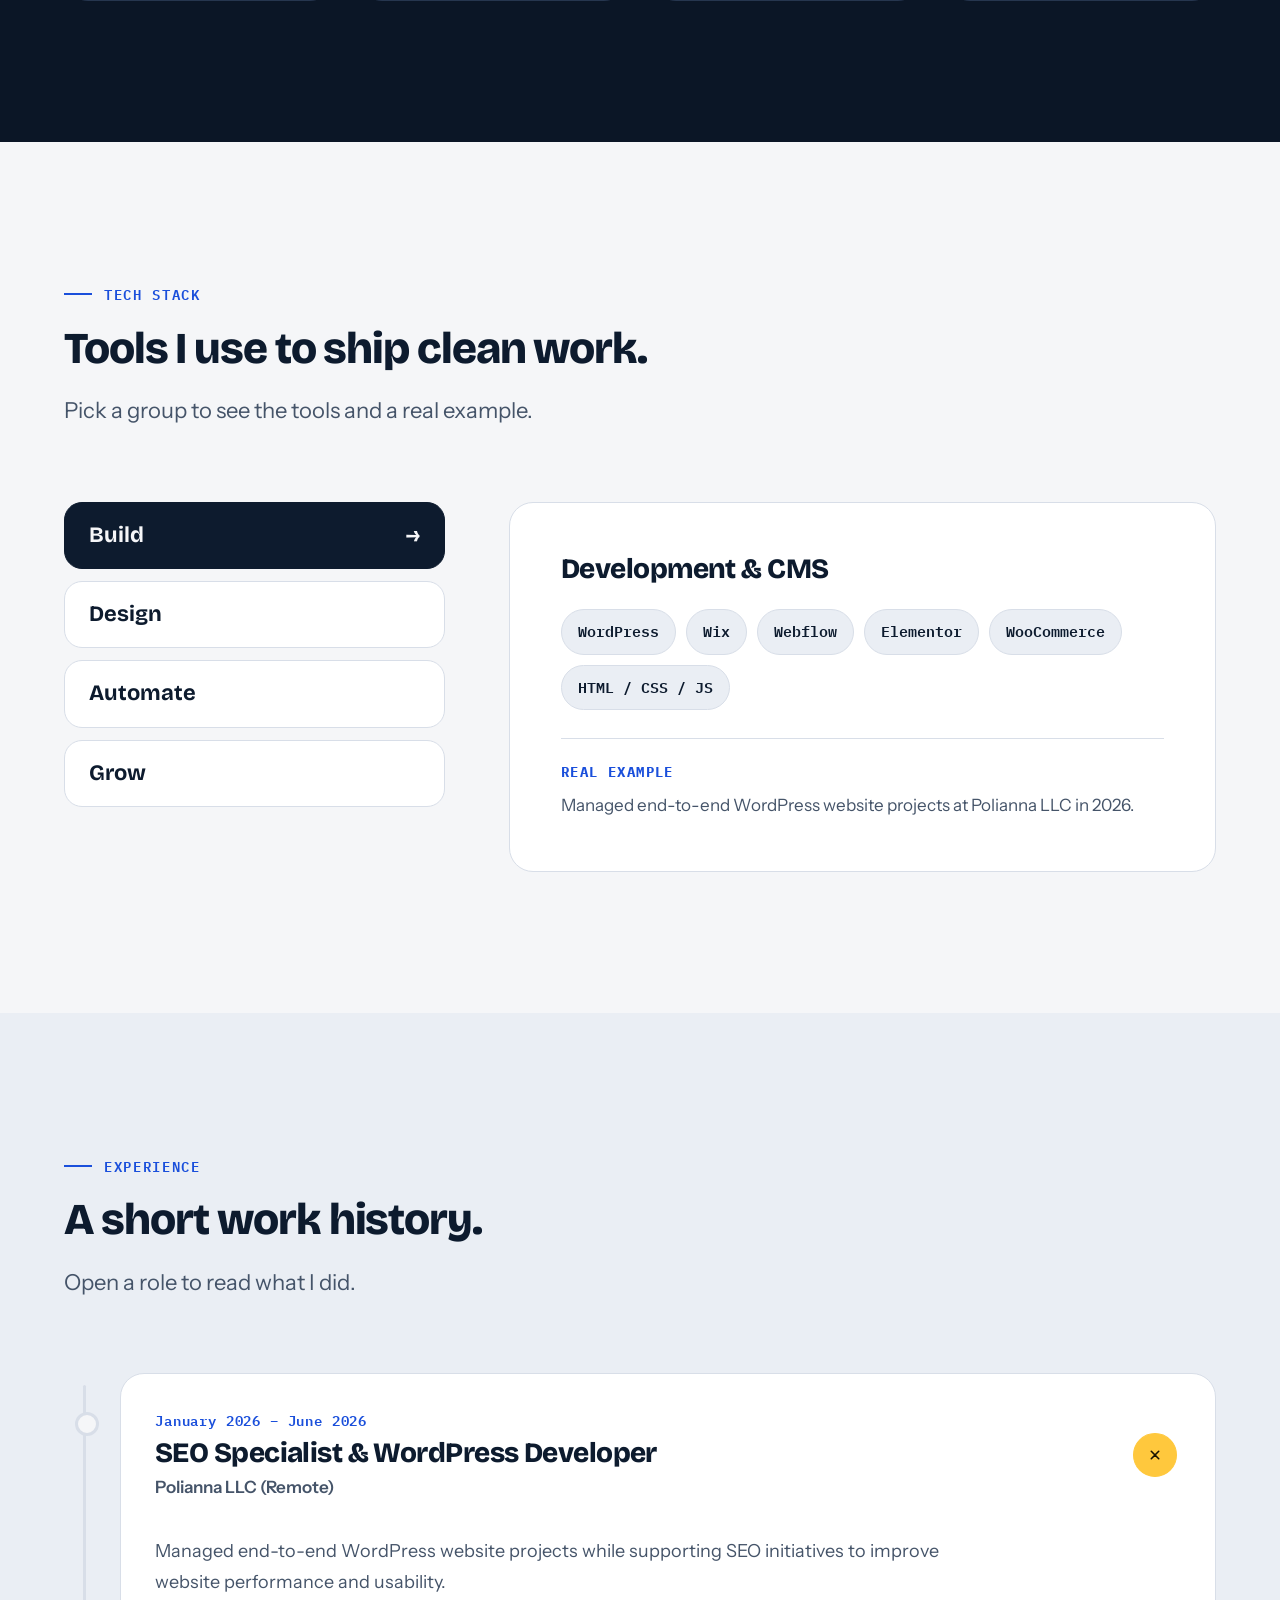
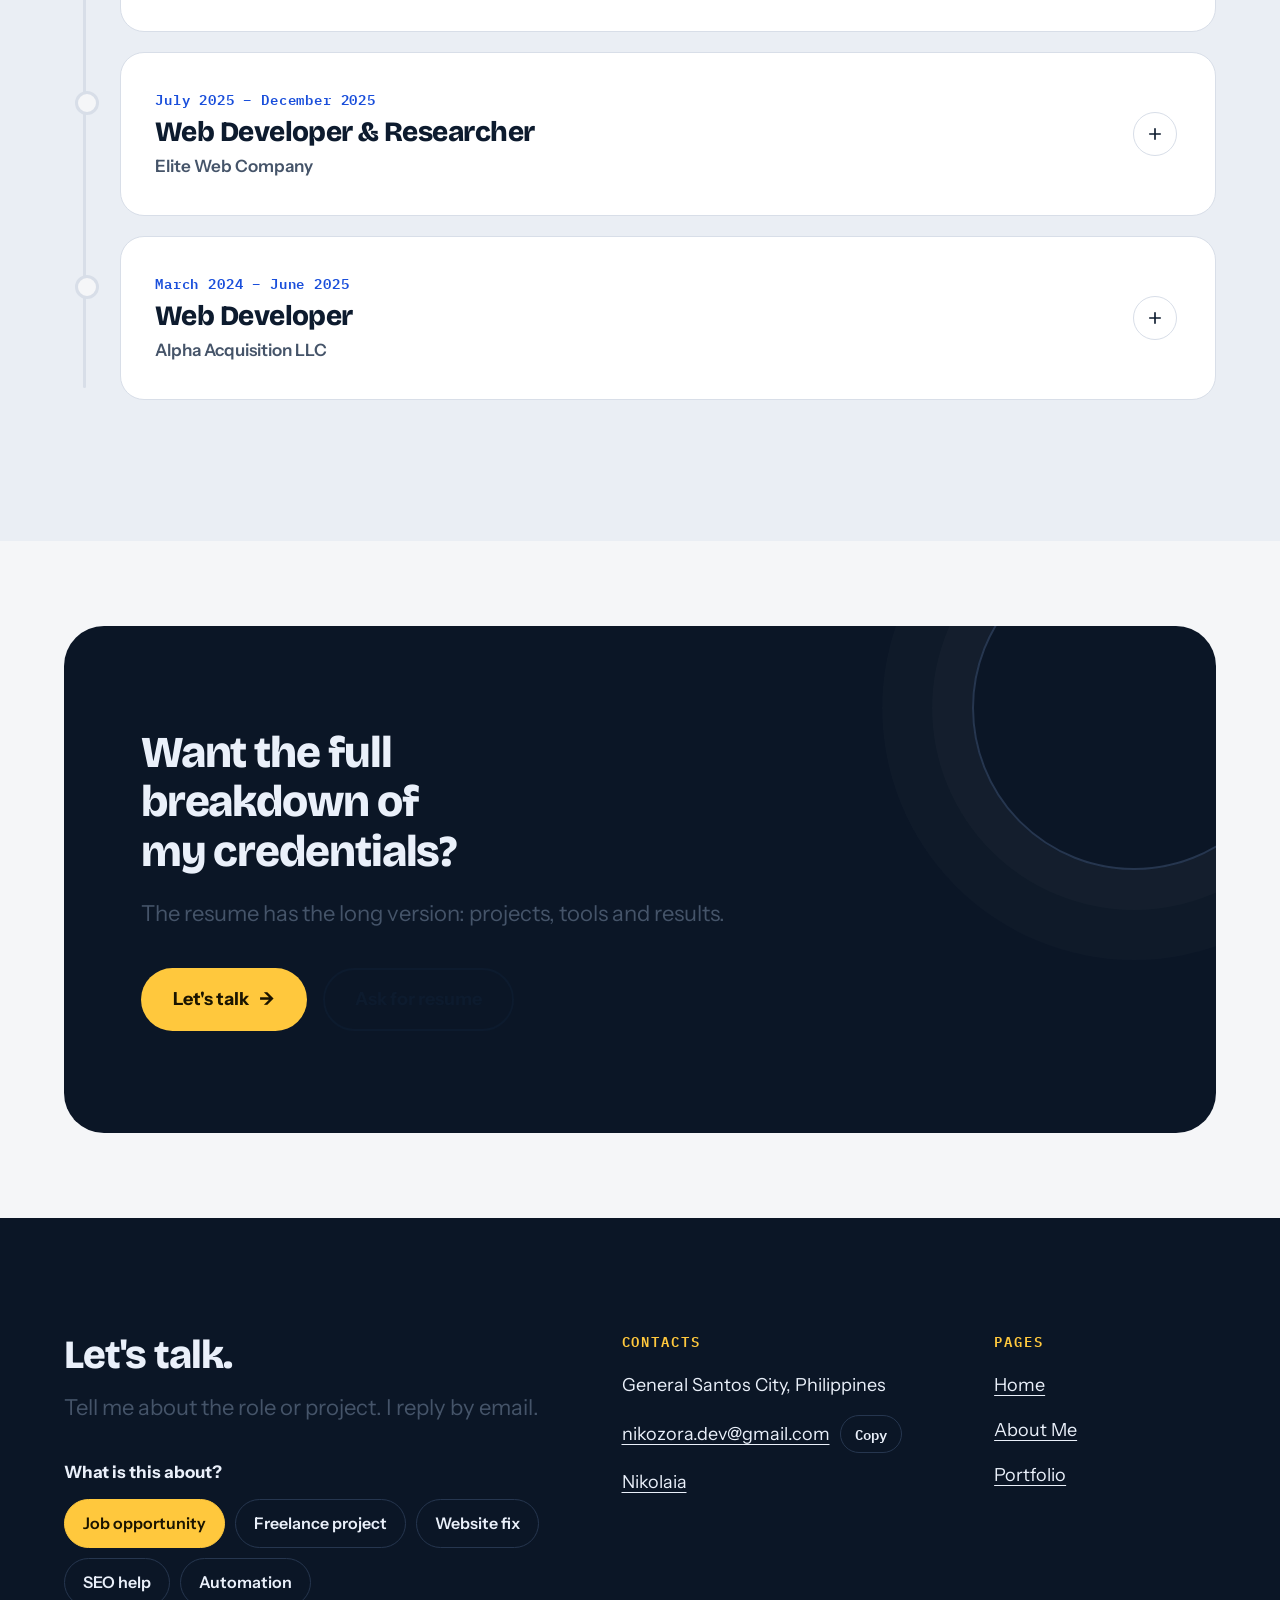
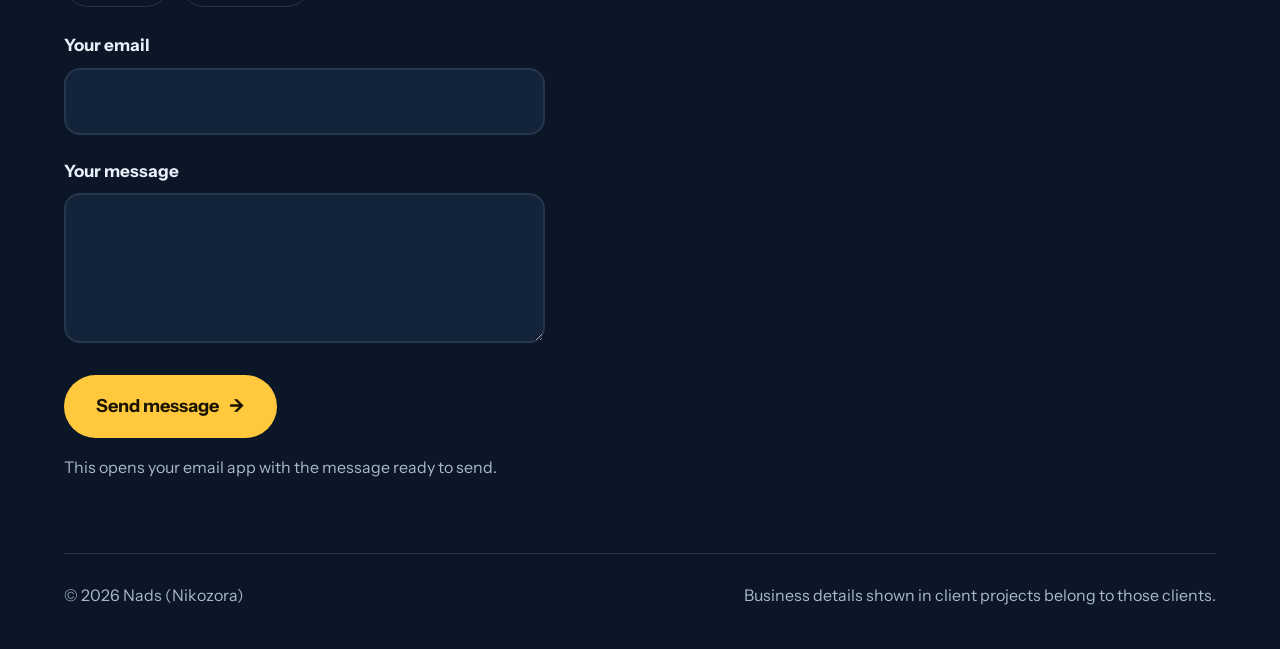
<file: about.html>
<!doctype html>
<html lang="en">
  <head>
    <meta charset="utf-8" />
    <meta name="viewport" content="width=device-width, initial-scale=1" />
    <title>About Nads (Nikozora) | IT Specialist, WordPress and SEO</title>
    <meta
      name="description"
      content="About Nads (Nikozora): an IT graduate from General Santos City, Philippines with experience in WordPress development, SEO and workflow automation."
    />
    <meta
      property="og:title"
      content="About Nads (Nikozora) | IT Specialist, WordPress and SEO"
    />
    <meta
      property="og:description"
      content="About Nads (Nikozora): an IT graduate from General Santos City, Philippines with experience in WordPress development, SEO and workflow automation."
    />
    <meta property="og:type" content="website" />
    <meta name="theme-color" content="#0B1626" />
    <link
      rel="icon"
      href="data:image/svg+xml,%3Csvg xmlns='http://www.w3.org/2000/svg' viewBox='0 0 64 64'%3E%3Crect width='64' height='64' rx='18' fill='%230B1626'/%3E%3Ccircle cx='32' cy='32' r='12' fill='%23FFC83D'/%3E%3C/svg%3E"
    />
    <link rel="preconnect" href="https://fonts.googleapis.com" />
    <link rel="preconnect" href="https://fonts.gstatic.com" crossorigin />
    <link
      rel="stylesheet"
      href="https://fonts.googleapis.com/css2?family=Bricolage+Grotesque:opsz,wght@12..96,600;12..96,800&family=IBM+Plex+Mono:wght@500;600&family=Instrument+Sans:wght@400;500;600;700&display=swap"
    />
    <link rel="stylesheet" href="styles.css" />
  </head>
  <body>
    <div id="progress" aria-hidden="true"></div>
    <a class="skip" href="#main">Skip to content</a>
    <header class="site">
      <div class="wrap nav">
        <a class="brand" href="index.html" aria-label="Nads, home"
          ><i aria-hidden="true"></i>Nads</a
        >
        <nav aria-label="Main">
          <ul id="menu">
            <li><a href="index.html">Home</a></li>
            <li><a href="about.html" aria-current="page">About Me</a></li>
            <li><a href="portfolio.html">Portfolio</a></li>
            <li><a href="#contact">Contact Me</a></li>
          </ul>
        </nav>
        <div class="nav-right">
          <button
            class="icon-btn"
            id="themeBtn"
            type="button"
            aria-label="Switch to dark theme"
          >
            <svg class="sun" viewBox="0 0 24 24" aria-hidden="true">
              <circle cx="12" cy="12" r="4" />
              <path
                d="M12 2v2M12 20v2M4.9 4.9l1.4 1.4M17.7 17.7l1.4 1.4M2 12h2M20 12h2M4.9 19.1l1.4-1.4M17.7 6.3l1.4-1.4"
              /></svg
            ><svg class="moon" viewBox="0 0 24 24" aria-hidden="true">
              <path d="M21 12.8A9 9 0 1111.2 3a7 7 0 009.8 9.8z" />
            </svg></button
          ><a class="btn btn-primary nav-cta" href="#contact">Let's talk</a
          ><button
            class="menu-btn"
            type="button"
            aria-expanded="false"
            aria-controls="menu"
          >
            Menu
          </button>
        </div>
      </div>
    </header>
    <main id="main">
      <section class="hero" style="padding-bottom: var(--section)">
        <div class="wrap about-grid">
          <div class="portrait-wrap" data-reveal>
            <div class="portrait">
              <img
                src="images/nads.JPG"
                alt="Portrait of Nads smiling"
                width="468"
                height="471"
              />
            </div>
          </div>
          <div>
            <p class="label">About me</p>
            <h1>
              An IT specialist with a passion for <mark>creative growth.</mark>
            </h1>
            <p class="lead" style="margin-top: 28px">
              I'm Nads, known digitally as <strong>Nikozora</strong>. I'm an IT
              graduate who connects engineering discipline with marketing
              instincts. I build websites, improve how they show up in search,
              and design automations that quietly remove busywork from your day.
            </p>
            <p style="color: var(--muted)">
              For a business, that means a website that loads, reads clearly on
              a phone, and sends each inquiry to the right place. I explain my
              work in plain English and tell you what I changed.
            </p>
            <div class="btn-row">
              <a class="btn btn-primary" href="portfolio.html"
                >See my work
                <span class="arr" aria-hidden="true">&rarr;</span></a
              ><a class="btn btn-ghost" href="#contact">Let's talk</a>
            </div>
          </div>
        </div>
      </section>

      <section class="night">
        <div class="wrap">
          <div class="sec-head" data-reveal>
            <p class="label">Fun facts</p>
            <h2>A little more about me.</h2>
            <p class="lead">Tap a card to flip it.</p>
          </div>
          <div class="flips">
            <button
              class="flip"
              type="button"
              aria-pressed="false"
              data-reveal
              data-delay="0"
            >
              <span class="flip-in"
                ><span class="face front"
                  ><em>Fun fact 01</em><strong>My last name</strong
                  ><em>Tap to flip</em></span
                ><span class="face back"
                  >Balyamin (<i>Bil-Yamin</i>) is an Arabic term meaning "on the
                  right." In my culture it stands for integrity, excellence and
                  a "right" approach to things.</span
                ></span
              ></button
            ><button
              class="flip"
              type="button"
              aria-pressed="false"
              data-reveal
              data-delay="90"
            >
              <span class="flip-in"
                ><span class="face front"
                  ><em>Fun fact 02</em><strong>My starting point</strong
                  ><em>Tap to flip</em></span
                ><span class="face back"
                  >I took the IT foundation I built and grew it on a global
                  stage, working with international companies.</span
                ></span
              ></button
            ><button
              class="flip"
              type="button"
              aria-pressed="false"
              data-reveal
              data-delay="180"
            >
              <span class="flip-in"
                ><span class="face front"
                  ><em>Fun fact 03</em><strong>My backyard</strong
                  ><em>Tap to flip</em></span
                ><span class="face back"
                  >I live in South Cotabato, right next to famous Lake Holon,
                  and I have never been there. I am so busy in the "digital
                  highlands" of development that I have not made the 1,756-meter
                  trek yet.</span
                ></span
              ></button
            ><button
              class="flip"
              type="button"
              aria-pressed="false"
              data-reveal
              data-delay="270"
            >
              <span class="flip-in"
                ><span class="face front"
                  ><em>Fun fact 04</em><strong>Often the first</strong
                  ><em>Tap to flip</em></span
                ><span class="face back"
                  >In several international companies I have worked with, I was
                  the first Muslim developer on the team.</span
                ></span
              >
            </button>
          </div>
        </div>
      </section>

      <section>
        <div class="wrap">
          <div class="sec-head" data-reveal>
            <p class="label">Tech stack</p>
            <h2>Tools I use to ship clean work.</h2>
            <p class="lead">
              Pick a group to see the tools and a real example.
            </p>
          </div>
          <div class="explorer" data-tabs data-reveal>
            <div
              class="tabs-v"
              role="tablist"
              aria-label="Skill groups"
              aria-orientation="vertical"
            >
              <button
                class="tab"
                role="tab"
                type="button"
                id="st0"
                aria-controls="sp0"
                aria-selected="true"
                tabindex="0"
              >
                Build<span class="arr" aria-hidden="true">&rarr;</span></button
              ><button
                class="tab"
                role="tab"
                type="button"
                id="st1"
                aria-controls="sp1"
                aria-selected="false"
                tabindex="-1"
              >
                Design<span class="arr" aria-hidden="true">&rarr;</span></button
              ><button
                class="tab"
                role="tab"
                type="button"
                id="st2"
                aria-controls="sp2"
                aria-selected="false"
                tabindex="-1"
              >
                Automate<span class="arr" aria-hidden="true"
                  >&rarr;</span
                ></button
              ><button
                class="tab"
                role="tab"
                type="button"
                id="st3"
                aria-controls="sp3"
                aria-selected="false"
                tabindex="-1"
              >
                Grow<span class="arr" aria-hidden="true">&rarr;</span>
              </button>
            </div>
            <div>
              <div
                class="tabpanel"
                role="tabpanel"
                id="sp0"
                aria-labelledby="st0"
              >
                <h3>Development &amp; CMS</h3>
                <ul class="chips">
                  <li>WordPress</li>
                  <li>Wix</li>
                  <li>Webflow</li>
                  <li>Elementor</li>
                  <li>WooCommerce</li>
                  <li>HTML / CSS / JS</li>
                </ul>
                <div class="eg">
                  <b>Real example</b>Managed end-to-end WordPress website
                  projects at Polianna LLC in 2026.
                </div>
              </div>
              <div
                class="tabpanel"
                role="tabpanel"
                id="sp1"
                aria-labelledby="st1"
                hidden
              >
                <h3>UI/UX &amp; Design</h3>
                <ul class="chips">
                  <li>Figma</li>
                  <li>Canva</li>
                  <li>FlutterFlow</li>
                  <li>Wireframing</li>
                  <li>Prototyping</li>
                  <li>Mobile-first design</li>
                </ul>
                <div class="eg">
                  <b>Real example</b>Designed a road-crash reporting app in
                  Figma.
                  <a href="portfolio.html#all">See it in my portfolio</a>.
                </div>
              </div>
              <div
                class="tabpanel"
                role="tabpanel"
                id="sp2"
                aria-labelledby="st2"
                hidden
              >
                <h3>Automation</h3>
                <ul class="chips">
                  <li>Workflow automation</li>
                  <li>Zapier</li>
                  <li>Make</li>
                  <li>n8n</li>
                  <li>Digital systems</li>
                  <li>AI-assisted workflows</li>
                </ul>
                <div class="eg">
                  <b>Real example</b>The CNC inventory and solid waste systems
                  are in my portfolio.
                  <a href="portfolio.html#automation">See them</a>.
                  <!-- <span class="ph"
                    >[Add one automation you set up, e.g. form to CRM to
                    email]</span -->
                  >
                </div>
              </div>
              <div
                class="tabpanel"
                role="tabpanel"
                id="sp3"
                aria-labelledby="st3"
                hidden
              >
                <h3>SEO &amp; Digital Marketing</h3>
                <ul class="chips">
                  <li>Local SEO</li>
                  <li>Technical on-page SEO</li>
                  <li>Keyword research</li>
                  <li>Google Business Profile</li>
                  <li>Google Search Console</li>
                  <li>Google Analytics</li>
                </ul>
                <div class="eg">
                  <b>Real example</b>Supported SEO work to improve website
                  performance and usability as SEO Specialist &amp; WordPress
                  Developer at Polianna LLC.
                </div>
              </div>
            </div>
          </div>
        </div>
      </section>

      <section class="soft">
        <div class="wrap">
          <div class="sec-head" data-reveal>
            <p class="label">Experience</p>
            <h2>A short work history.</h2>
            <p class="lead">Open a role to read what I did.</p>
          </div>
          <div class="tl" data-accordion="single">
            <div class="tl-fill"></div>
            <div class="job">
              <button
                class="job-btn"
                type="button"
                id="jb0"
                aria-expanded="true"
                aria-controls="jp0"
              >
                <span
                  ><span class="when">January 2026 &ndash; June 2026</span>
                  <h3>SEO Specialist &amp; WordPress Developer</h3>
                  <span class="co">Polianna LLC (Remote)</span></span
                ><span class="plus" aria-hidden="true"
                  ><svg viewBox="0 0 24 24"><path d="M12 5v14M5 12h14" /></svg
                ></span>
              </button>
              <div class="panel" id="jp0" role="region" aria-labelledby="jb0">
                <div>
                  <div class="panel-in">
                    <p>
                      Managed end-to-end WordPress website projects while
                      supporting SEO initiatives to improve website performance
                      and usability.
                    </p>
                  </div>
                </div>
              </div>
            </div>
            <div class="job">
              <button
                class="job-btn"
                type="button"
                id="jb1"
                aria-expanded="false"
                aria-controls="jp1"
              >
                <span
                  ><span class="when">July 2025 &ndash; December 2025</span>
                  <h3>Web Developer &amp; Researcher</h3>
                  <span class="co">Elite Web Company</span></span
                ><span class="plus" aria-hidden="true"
                  ><svg viewBox="0 0 24 24"><path d="M12 5v14M5 12h14" /></svg
                ></span>
              </button>
              <div class="panel" id="jp1" role="region" aria-labelledby="jb1">
                <div inert>
                  <div class="panel-in">
                    <p>
                      Supported website development projects while conducting
                      research to improve project quality and digital marketing
                      initiatives.
                    </p>
                  </div>
                </div>
              </div>
            </div>
            <div class="job">
              <button
                class="job-btn"
                type="button"
                id="jb2"
                aria-expanded="false"
                aria-controls="jp2"
              >
                <span
                  ><span class="when">March 2024 &ndash; June 2025</span>
                  <h3>Web Developer</h3>
                  <span class="co">Alpha Acquisition LLC</span></span
                ><span class="plus" aria-hidden="true"
                  ><svg viewBox="0 0 24 24"><path d="M12 5v14M5 12h14" /></svg
                ></span>
              </button>
              <div class="panel" id="jp2" role="region" aria-labelledby="jb2">
                <div inert>
                  <div class="panel-in">
                    <p>
                      Developed business websites for multiple clients while
                      improving website performance and streamlining content
                      management workflows.
                    </p>
                  </div>
                </div>
              </div>
            </div>
          </div>
        </div>
      </section>

      <section class="tight">
        <div class="wrap">
          <div class="cta" data-reveal>
            <h2>Want the full breakdown of my credentials?</h2>
            <p class="lead">
              The resume has the long version: projects, tools and results.
            </p>
            <div class="btn-row">
              <a class="btn btn-sun" href="#contact"
                >Let's talk
                <span class="arr" aria-hidden="true">&rarr;</span></a
              ><a class="btn btn-ghost" href="#contact">Ask for resume</a>
            </div>
          </div>
        </div>
      </section>
    </main>
    <footer class="site-footer" id="contact">
      <div class="wrap">
        <div class="foot-grid">
          <div>
            <h2>Let's talk.</h2>
            <p class="lead">
              Tell me about the role or project. I reply by email.
            </p>
            <form id="contactForm" novalidate>
              <fieldset>
                <legend>What is this about?</legend>
                <div class="choice">
                  <input
                    type="radio"
                    name="topic"
                    id="t0"
                    value="Job opportunity"
                    checked
                  /><label for="t0">Job opportunity</label
                  ><input
                    type="radio"
                    name="topic"
                    id="t1"
                    value="Freelance project"
                  /><label for="t1">Freelance project</label
                  ><input
                    type="radio"
                    name="topic"
                    id="t2"
                    value="Website fix"
                  /><label for="t2">Website fix</label
                  ><input
                    type="radio"
                    name="topic"
                    id="t3"
                    value="SEO help"
                  /><label for="t3">SEO help</label
                  ><input
                    type="radio"
                    name="topic"
                    id="t4"
                    value="Automation"
                  /><label for="t4">Automation</label>
                </div>
              </fieldset>
              <label class="f" for="email">Your email</label>
              <input
                id="email"
                name="email"
                type="email"
                autocomplete="email"
                required
              />
              <label class="f" for="msg">Your message</label>
              <textarea id="msg" name="msg" required></textarea>
              <button class="btn btn-sun" type="submit">
                Send message <span class="arr" aria-hidden="true">&rarr;</span>
              </button>
              <p
                class="form-note"
                id="formNote"
                role="status"
                aria-live="polite"
              >
                This opens your email app with the message ready to send.
              </p>
            </form>
          </div>
          <div>
            <h3>Contacts</h3>
            <ul>
              <li>General Santos City, Philippines</li>
              <li>
                <a href="mailto:nikozora.dev@gmail.com"
                  >nikozora.dev@gmail.com</a
                ><button class="copy-btn" id="copyEmail" type="button">
                  Copy
                </button>
              </li>
              <li>
                <a href="https://www.instagram.com/nikolaiaa_/">Nikolaia</a>
              </li>
            </ul>
          </div>
          <div>
            <h3>Pages</h3>
            <ul>
              <li><a href="index.html">Home</a></li>
              <li><a href="about.html">About Me</a></li>
              <li><a href="portfolio.html">Portfolio</a></li>
            </ul>
          </div>
        </div>
        <div class="copyright">
          <span>&copy; <span id="yr">2026</span> Nads (Nikozora)</span
          ><span
            >Business details shown in client projects belong to those
            clients.</span
          >
        </div>
      </div>
    </footer>
    <dialog id="projectDialog" aria-label="Project details">
      <button
        class="dlg-close"
        type="button"
        aria-label="Close project details"
      >
        &times;
      </button>
      <div id="dlgBody"></div>
    </dialog>
    <script src="main.js" defer></script>
  </body>
</html>
</file>
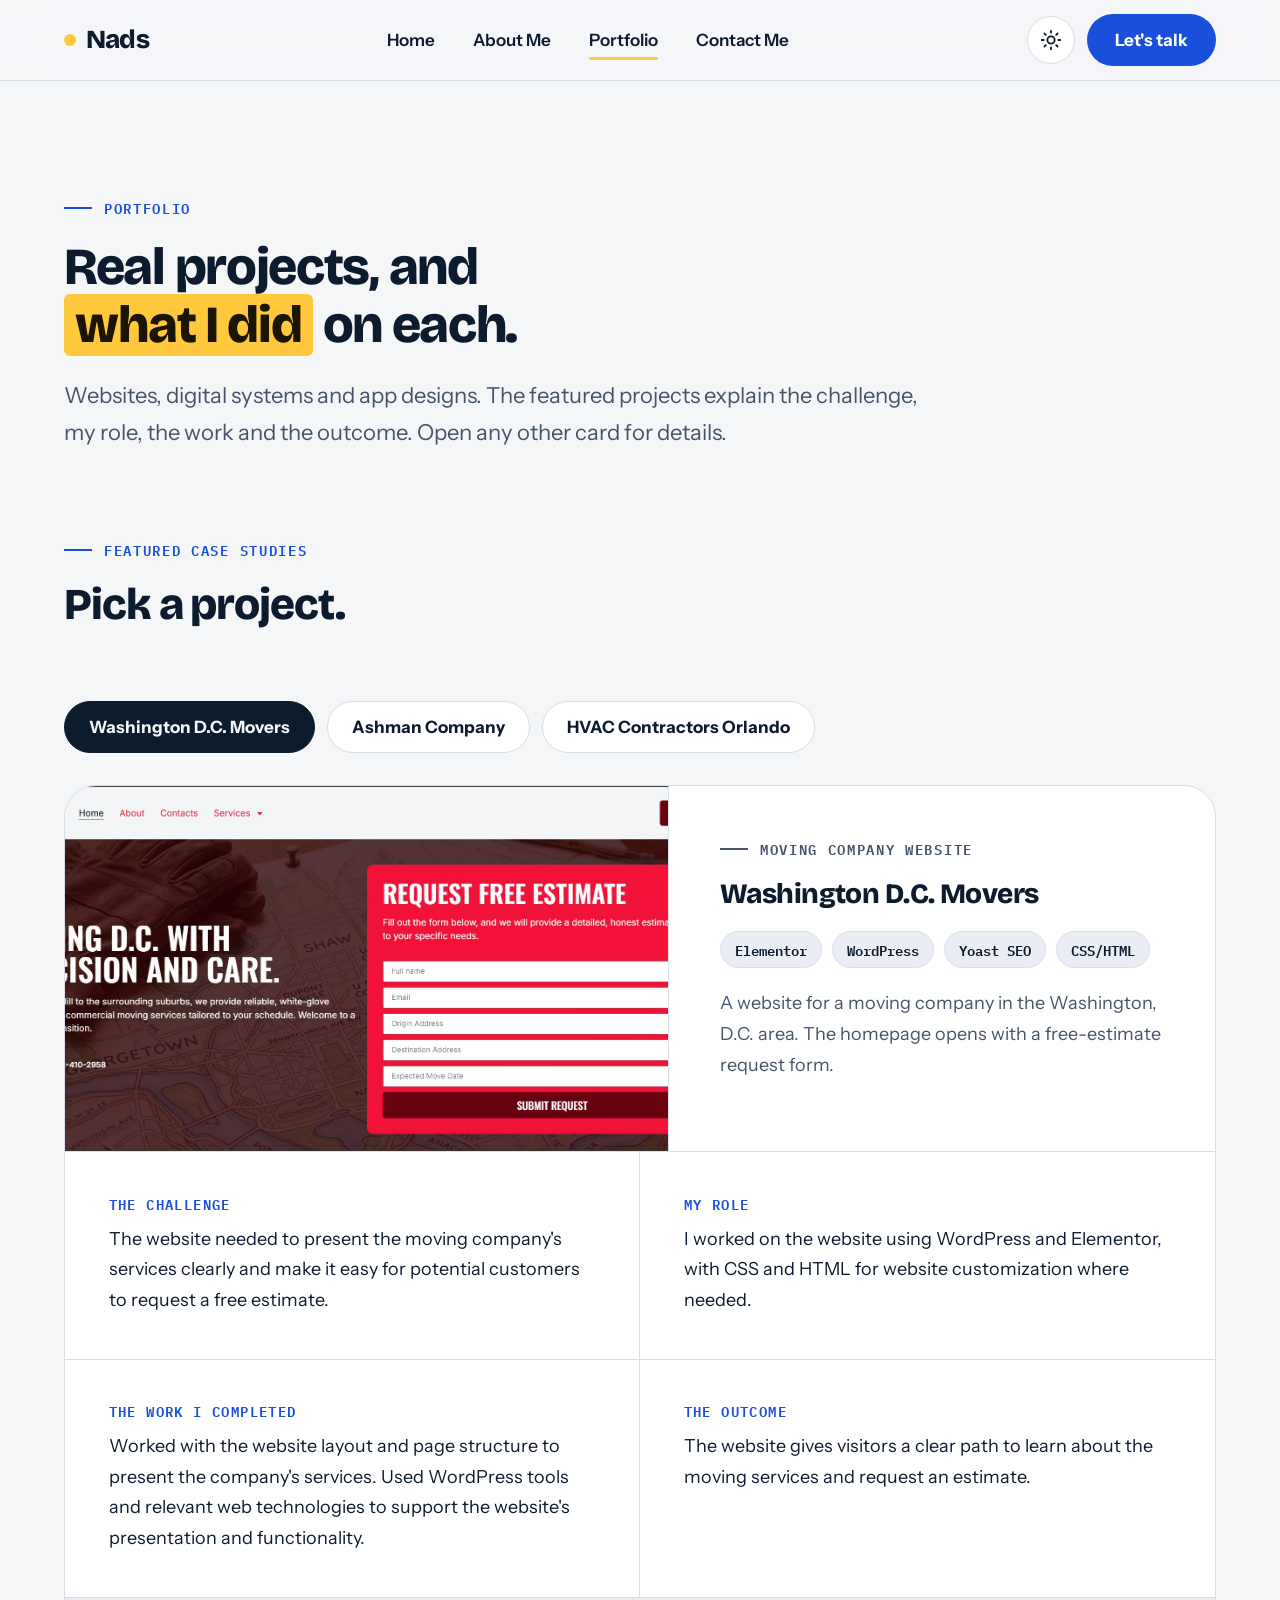
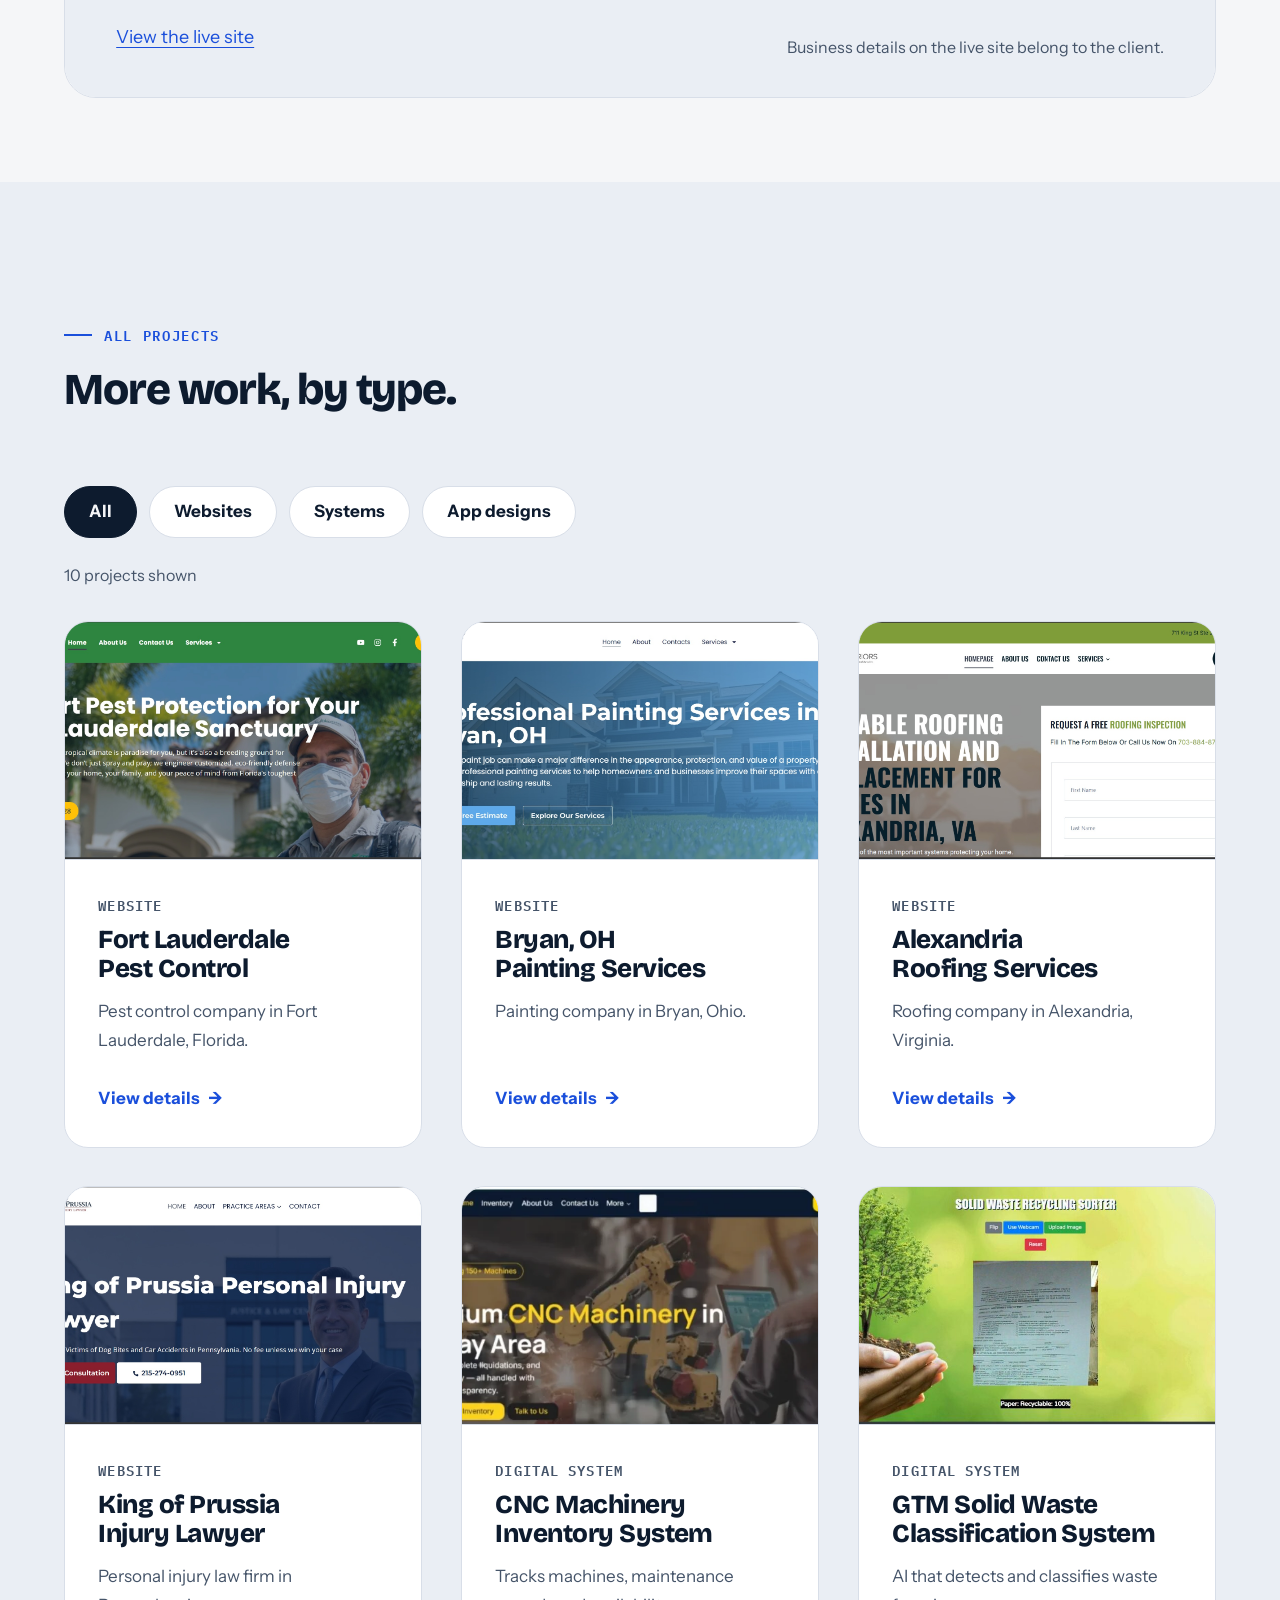
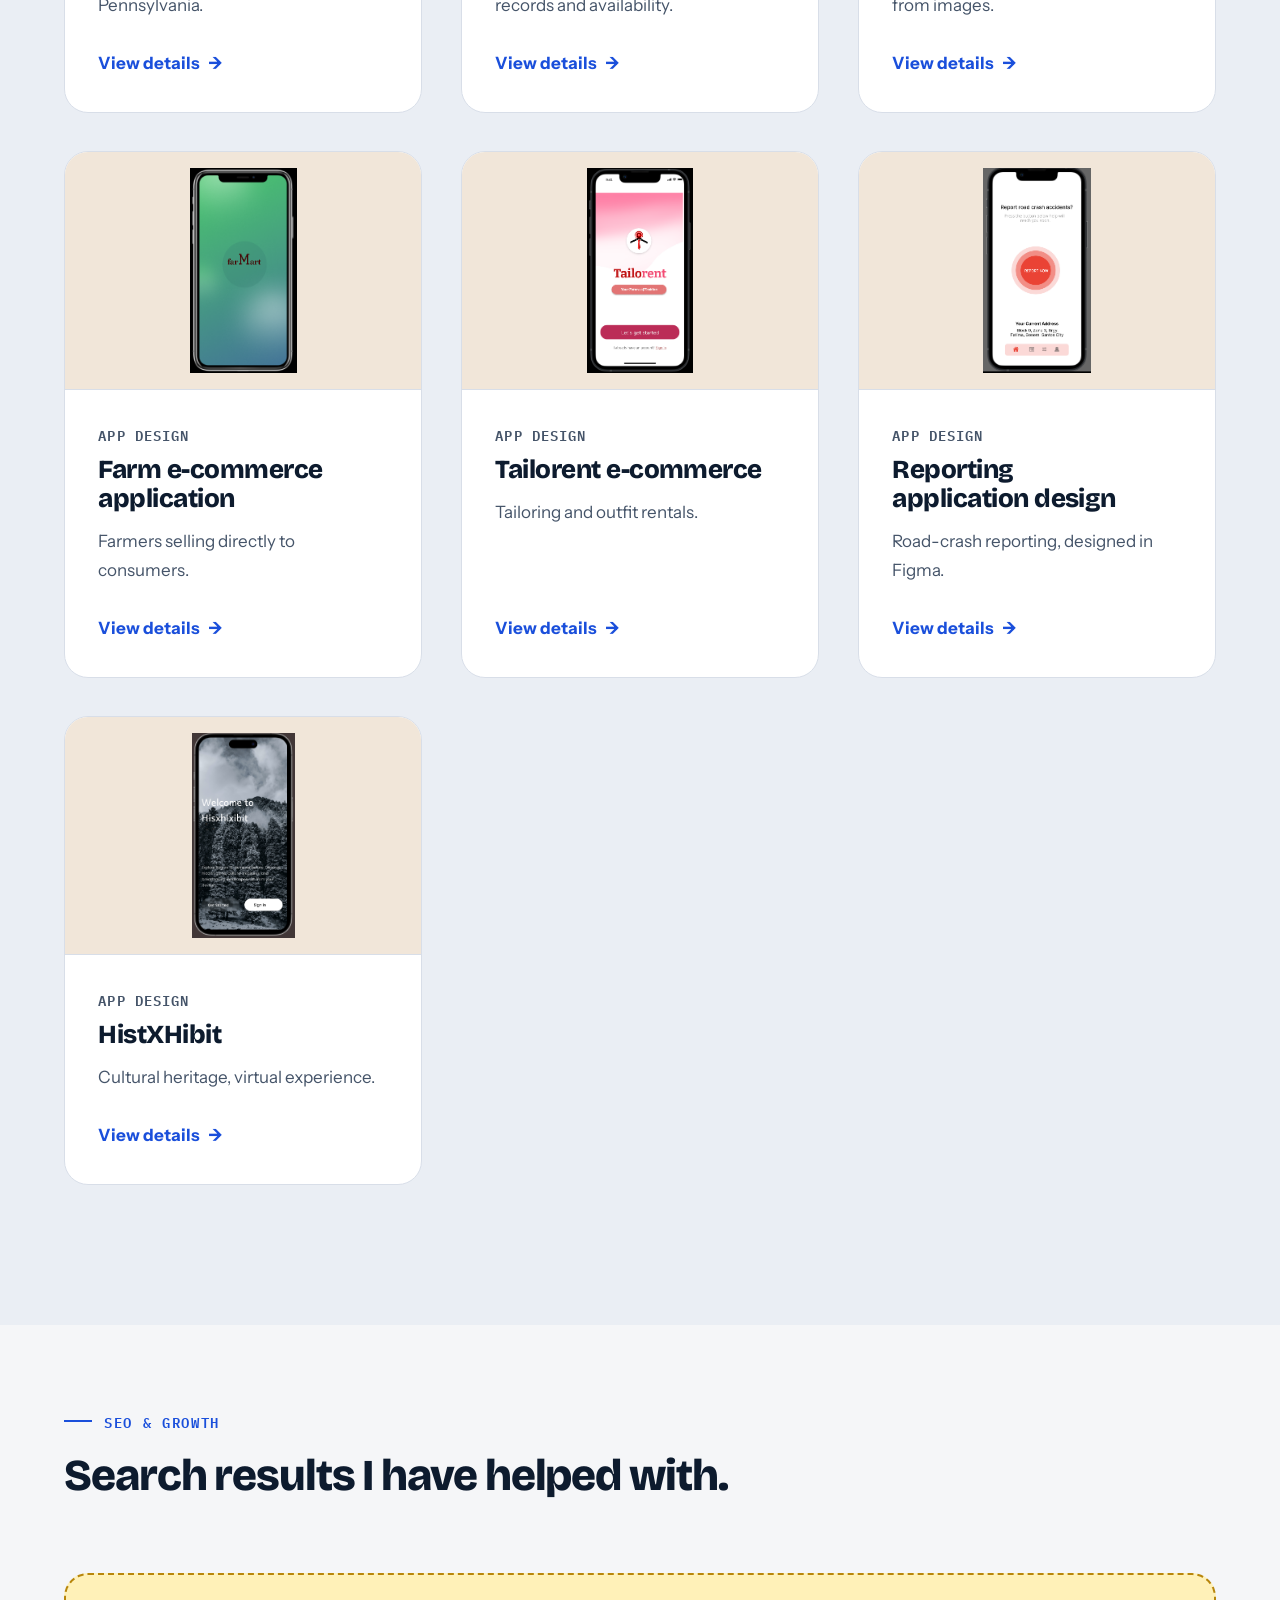
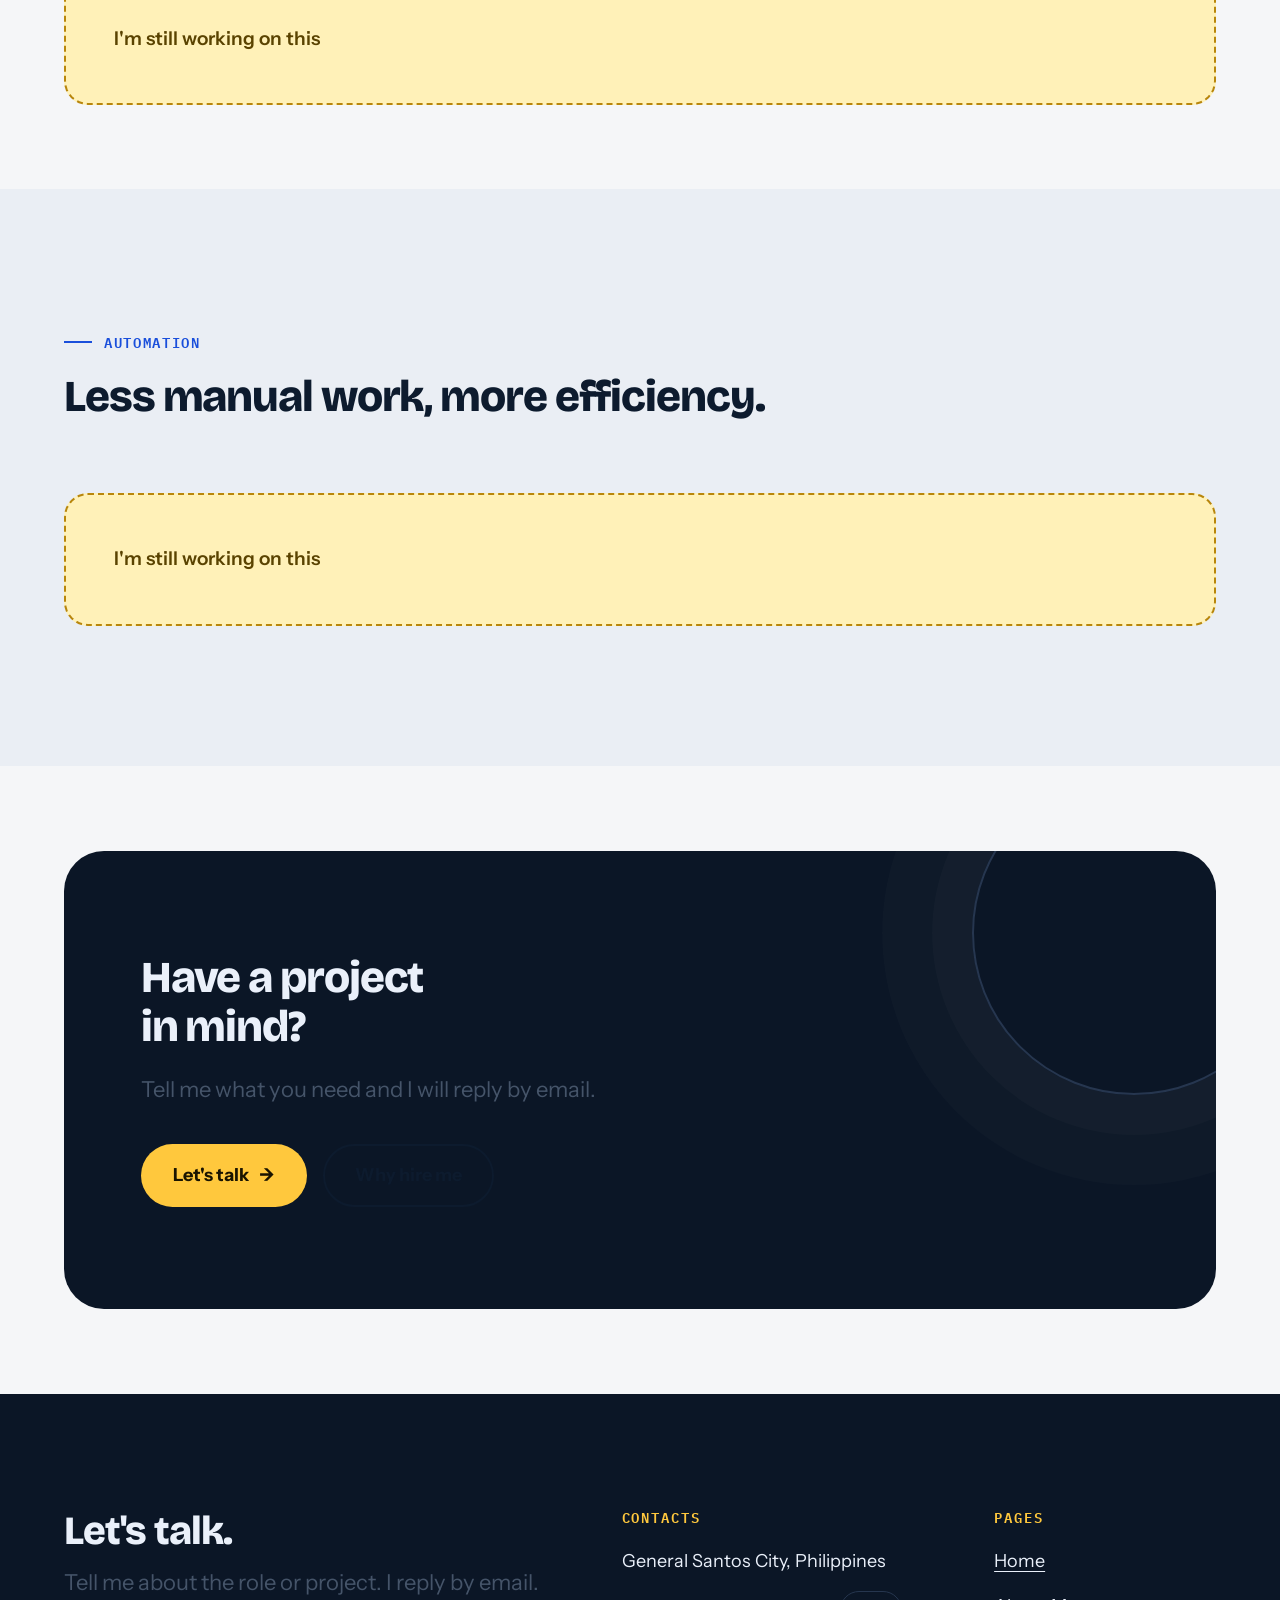
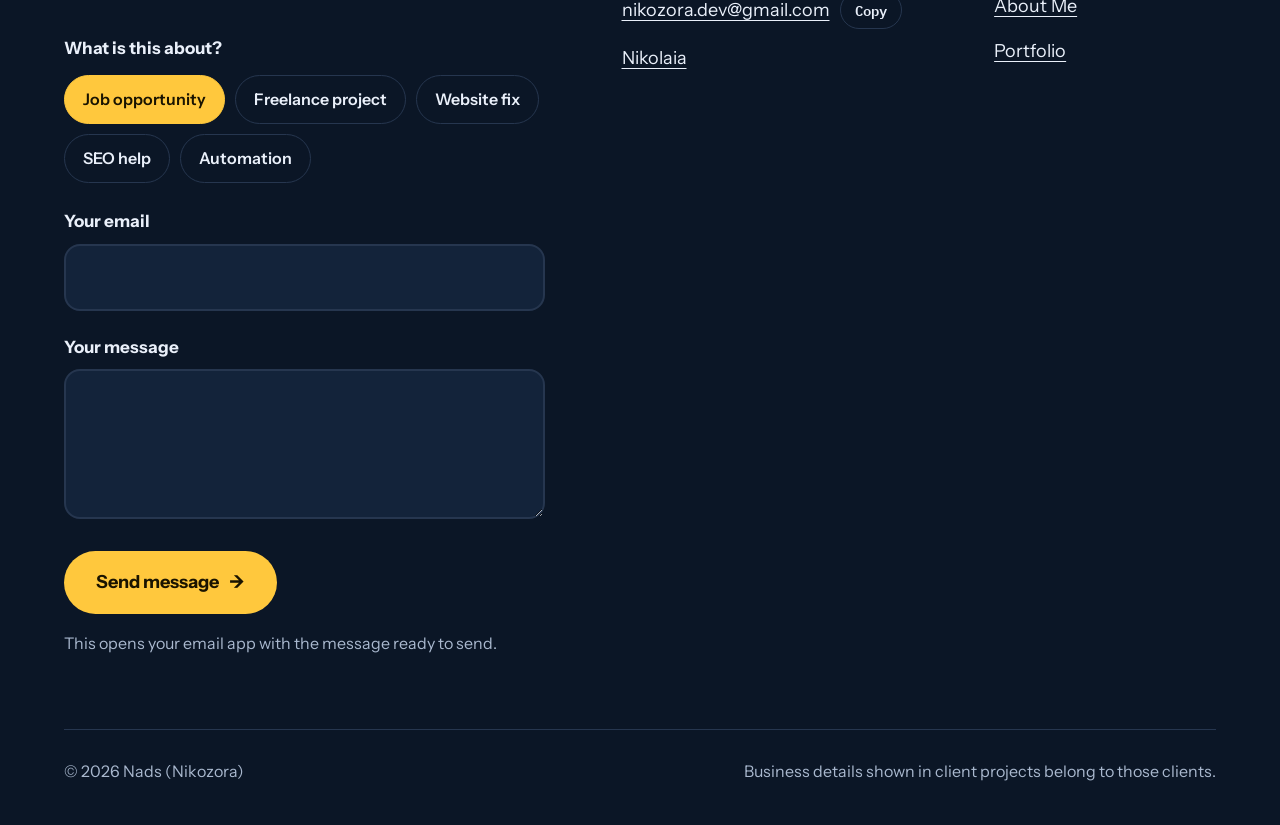
<file: portfolio.html>
<!doctype html>
<html lang="en">
  <head>
    <meta charset="utf-8" />
    <meta name="viewport" content="width=device-width, initial-scale=1" />
    <title>Portfolio | Nads (Nikozora) WordPress and SEO Projects</title>
    <meta
      name="description"
      content="Websites, digital systems and app designs by Nads (Nikozora), with the challenge, role and work behind each featured project."
    />
    <meta
      property="og:title"
      content="Portfolio | Nads (Nikozora) WordPress and SEO Projects"
    />
    <meta
      property="og:description"
      content="Websites, digital systems and app designs by Nads (Nikozora), with the challenge, role and work behind each featured project."
    />
    <meta property="og:type" content="website" />
    <meta name="theme-color" content="#0B1626" />
    <link
      rel="icon"
      href="data:image/svg+xml,%3Csvg xmlns='http://www.w3.org/2000/svg' viewBox='0 0 64 64'%3E%3Crect width='64' height='64' rx='18' fill='%230B1626'/%3E%3Ccircle cx='32' cy='32' r='12' fill='%23FFC83D'/%3E%3C/svg%3E"
    />
    <link rel="preconnect" href="https://fonts.googleapis.com" />
    <link rel="preconnect" href="https://fonts.gstatic.com" crossorigin />
    <link
      rel="stylesheet"
      href="https://fonts.googleapis.com/css2?family=Bricolage+Grotesque:opsz,wght@12..96,600;12..96,800&family=IBM+Plex+Mono:wght@500;600&family=Instrument+Sans:wght@400;500;600;700&display=swap"
    />
    <link rel="stylesheet" href="styles.css" />
  </head>
  <body>
    <div id="progress" aria-hidden="true"></div>
    <a class="skip" href="#main">Skip to content</a>
    <header class="site">
      <div class="wrap nav">
        <a class="brand" href="index.html" aria-label="Nads, home"
          ><i aria-hidden="true"></i>Nads</a
        >
        <nav aria-label="Main">
          <ul id="menu">
            <li><a href="index.html">Home</a></li>
            <li><a href="about.html">About Me</a></li>
            <li><a href="portfolio.html" aria-current="page">Portfolio</a></li>
            <li><a href="#contact">Contact Me</a></li>
          </ul>
        </nav>
        <div class="nav-right">
          <button
            class="icon-btn"
            id="themeBtn"
            type="button"
            aria-label="Switch to dark theme"
          >
            <svg class="sun" viewBox="0 0 24 24" aria-hidden="true">
              <circle cx="12" cy="12" r="4" />
              <path
                d="M12 2v2M12 20v2M4.9 4.9l1.4 1.4M17.7 17.7l1.4 1.4M2 12h2M20 12h2M4.9 19.1l1.4-1.4M17.7 6.3l1.4-1.4"
              /></svg
            ><svg class="moon" viewBox="0 0 24 24" aria-hidden="true">
              <path d="M21 12.8A9 9 0 1111.2 3a7 7 0 009.8 9.8z" />
            </svg></button
          ><a class="btn btn-primary nav-cta" href="#contact">Let's talk</a
          ><button
            class="menu-btn"
            type="button"
            aria-expanded="false"
            aria-controls="menu"
          >
            Menu
          </button>
        </div>
      </div>
    </header>
    <main id="main">
      <section class="page-head">
        <div class="wrap">
          <p class="label">Portfolio</p>
          <h1>Real projects, and <mark>what I did</mark> on each.</h1>
          <p class="lead">
            Websites, digital systems and app designs. The featured projects
            explain the challenge, my role, the work and the outcome. Open any
            other card for details.
          </p>
        </div>
      </section>

      <section class="tight" id="featured" style="padding-top: 16px">
        <div class="wrap">
          <div class="sec-head" data-reveal>
            <p class="label">Featured case studies</p>
            <h2>Pick a project.</h2>
          </div>
          <div data-tabs data-reveal>
            <div
              class="case-tabs"
              role="tablist"
              aria-label="Featured projects"
            >
              <button
                class="pill"
                role="tab"
                type="button"
                id="tab-washington-dc-movers"
                aria-controls="washington-dc-movers"
                aria-selected="true"
                tabindex="0"
              >
                Washington D.C. Movers</button
              ><button
                class="pill"
                role="tab"
                type="button"
                id="tab-ashman-company"
                aria-controls="ashman-company"
                aria-selected="false"
                tabindex="-1"
              >
                Ashman Company</button
              ><button
                class="pill"
                role="tab"
                type="button"
                id="tab-hvac-contractors-orlando"
                aria-controls="hvac-contractors-orlando"
                aria-selected="false"
                tabindex="-1"
              >
                HVAC Contractors Orlando
              </button>
            </div>
            <article
              class="case"
              role="tabpanel"
              id="washington-dc-movers"
              aria-labelledby="tab-washington-dc-movers"
            >
              <div class="case-top">
                <div class="thumb">
                  <img
                    src="images/washington-dc-movers.jpg"
                    alt="Homepage of the Washington D.C. Movers website with a free estimate form"
                    width="2000"
                    height="1000"
                    loading="lazy"
                    onerror="this.remove()"
                  />
                </div>
                <div class="case-head">
                  <p class="label">Moving company website</p>
                  <h3>Washington D.C. Movers</h3>
                  <div class="tags">
                    <span class="tag ">Elementor</span>
                    <span class="tag ">WordPress</span>
                    <span class="tag ">Yoast SEO</span>
                    <span class="tag ">CSS/HTML</span>  
                  </div>
                  <p>
                    A website for a moving company in the Washington, D.C. area.
                    The homepage opens with a free-estimate request form.
                  </p>
                </div>
              </div>
              <div class="case-grid">
                <div>
                  <h4>The challenge</h4>
                  <p>The website needed to present the moving company's services clearly and make it easy for potential customers to request a free estimate.
                  </p>
                </div>
                <div>
                  <h4>My role</h4>
                  <p>
                    I worked on the website using WordPress and Elementor, with CSS and HTML for website customization where needed.
                  </p>
                </div>
                <div>
                  <h4>The work I completed</h4>
                  <p>
                    Worked with the website layout and page structure to present the company's services.
                    Used WordPress tools and relevant web technologies to support the website's presentation and functionality.
                  </p>
                </div>
                <div>
                  <h4>The outcome</h4>
                  <p>
                      The website gives visitors a clear path to learn about the moving services and 
                      request an estimate.
                  </p>
                </div>
              </div>
              <div class="case-foot">
                <p><a href="https://www.thewashingtonmovers.com/" target="_blank" rel="noopener noreferrer">View the live site</a></p>
                <span class="small"
                  >Business details on the live site belong to the client.</span
                >
              </div>
            </article>
            <article
              class="case"
              role="tabpanel"
              id="ashman-company"
              aria-labelledby="tab-ashman-company"
              hidden
            >
              <div class="case-top">
                <div class="thumb">
                  <img
                    src="images/ashman-company.png"
                    alt="Homepage of the Ashman Company website"
                    width="1700"
                    height="800"
                    loading="lazy"
                    onerror="this.remove()"
                  />
                </div>
                <div class="case-head">
                  <p class="label">Auction company website</p>
                  <h3>Ashman Company</h3>
                  <div class="tags">
                    <span class="tag">WordPress</span>
                    <span class="tag">Kadence</span>
                    <span class="tag">woocommerce</span>
                    <span class="tag">HTML/CSS</span>
                  </div>
                  <p>
                    A website for an auction and appraisal company serving the Bay Area, California. The website features current, upcoming, and past auctions, along with dedicated service pages and an appointment booking option.
                  </p>
                </div>
              </div>
              <div class="case-grid">
                <div>
                  <h4>The challenge</h4>
                  <p>
                    The company needed a website that organized its auctions, showcased auction items, explained its services, and made it easier for visitors to book appointments.
                  </p>
                </div>
                <div>
                  <h4>My role</h4>
                  <p>
                    Worked on the website using WordPress and Kadence, with WooCommerce supporting the auction catalog. My responsibilities focused on the website elements and features I personally worked on.
                  </p>
                </div>
                <div>
                  <h4>The work I completed</h4>
                  <p>
                    Worked on website layouts to present the company's main page and business information.
                    Worked on service pages covering selling, auctions, appraisals, and orderly liquidation, along with the appointment booking feature.
                  </p>
                </div>
                <div>
                  <h4>The outcome</h4>
                  <p>
                    The website brings auction listings, company services, and appointment booking together in one place, helping visitors find auction information and explore the company's services.
                  </p>
                </div>
              </div>
              <div class="case-foot">
                <a
                  href="https://www.ashmancompany.com"
                  target="_blank"
                  rel="noopener"
                  >Visit the live site</a
                ><span class="small"
                  >Business details on the live site belong to the client.</span
                >
              </div>
            </article>
            <article
              class="case"
              role="tabpanel"
              id="hvac-contractors-orlando"
              aria-labelledby="tab-hvac-contractors-orlando"
              hidden
            >
              <div class="case-top">
                <div class="thumb">
                  <img
                    src="images/hvac-orlando.png"
                    alt="Homepage of the HVAC Contractors Orlando website"
                    width="1700"
                    height="800"
                    loading="lazy"
                    onerror="this.remove()"
                  />
                </div>
                <div class="case-head">
                  <p class="label">HVAC company website</p>
                  <h3>HVAC Contractors Orlando</h3>
                  <div class="tags">
                    <span class="tag">WordPress</span>
                    <span class="tag">Divi</span>
                    <span class="tag">kadence</span>
                    <span class="tag">Yoast SEO</span>
                    <span class="tag">HTML/CSS/JS</span>
                  </div>
                  <p>
                    A website for an air conditioning and heating company in
                    Orlando, Florida, with service pages, a service-area list, a
                    click-to-call button and a free-estimate form.
                  </p>
                </div>
              </div>
              <div class="case-grid">
                <div>
                  <h4>The challenge</h4>
                  <p>The business needed a website that clearly presented its HVAC services, 
                    helped visitors identify its service areas, and made it easy to call the company or request a free estimate.
                  </p>
                </div>
                <div>
                  <h4>My role</h4>
                  <p>Worked on the website using WordPress and its associated design tools. My role included the specific website design, customization, and development tasks I personally completed.
                  </p>
                </div>
                <div>
                  <h4>The work I completed</h4>
                  <p>Worked on service pages and website layouts to present the company's heating and air conditioning services.
                    Used relevant web technologies and SEO tools to support website customization and search optimization.
                  </p>
                </div>
                <div>
                  <h4>The outcome</h4>
                  <p>The website provides visitors with information about HVAC services, service coverage, and ways to contact the company or request an estimate. 
                  </p>
                </div>
              </div>
              <div class="case-foot">
                <a
                  href="https://www.hvaccontractorsorlando.net"
                  target="_blank"
                  rel="noopener"
                  >Visit the live site</a
                ><span class="small"
                  >Business details on the live site belong to the client.</span
                >
              </div>
            </article>
          </div>
        </div>
      </section>

      <section class="soft" id="all">
        <div class="wrap">
          <div class="sec-head" data-reveal>
            <p class="label">All projects</p>
            <h2>More work, by type.</h2>
          </div>
          <div
            class="filters"
            id="filters"
            role="group"
            aria-label="Filter projects"
          >
            <button
              class="pill"
              type="button"
              data-filter="all"
              aria-pressed="true"
            >
              All
            </button>
            <button
              class="pill"
              type="button"
              data-filter="site"
              aria-pressed="false"
            >
              Websites
            </button>
            <button
              class="pill"
              type="button"
              data-filter="system"
              aria-pressed="false"
            >
              Systems
            </button>
            <button
              class="pill"
              type="button"
              data-filter="app"
              aria-pressed="false"
            >
              App designs
            </button>
          </div>
          <p
            class="small"
            id="filterCount"
            role="status"
            aria-live="polite"
            style="margin-top: -16px; margin-bottom: 32px"
          >
            10 projects shown
          </p>
          <div class="grid-3" id="systems">
            <article class="card" data-cat="site" data-tilt>
              <div class="thumb"> 
                ><img
                  src="images/fort-lauderdale.jpg"
                  alt="Homepage of the Fort Lauderdale Pest Control website"
                  width="1700"
                  height="800"
                  loading="lazy"
                  onerror="this.remove()"
                />
              </div>
              <div class="body">
                <span class="meta">Website</span>
                <h3>Fort Lauderdale Pest Control</h3>
                <p>Pest control company in Fort Lauderdale, Florida.</p>
                <div class="foot">
                  <button class="open-btn stretch" type="button" data-open>
                    View details
                    <span class="arr" aria-hidden="true">&rarr;</span>
                  </button>
                </div>
              </div>
              <template
                ><div class="dlg-body">
                  <div class="thumb">
                  
                    ><img
                      src="images/fort-lauderdale.jpg"
                      alt="Homepage of the Fort Lauderdale Pest Control website"
                      width="437"
                      height="283"
                      loading="lazy"
                      onerror="this.remove()"
                    />
                  </div>
                  <div class="dlg-info">
                    <p class="meta">Website</p>
                    <h3>Fort Lauderdale Pest Control</h3>
                    <p>
                      A website for a pest control company in Fort Lauderdale,
                      Florida.
                    </p>
                    <dl>
                      <div>
                        <dt>My role</dt>
                        <dd>
                          <p">WordPress Developer and SEO Specialist</p>
                        </dd>
                      </div>
                      <div>
                        <dt>Tools</dt>
                        <dd><p>Elementor, WordPress,Yoast SEO, DAS Stack</p></dd>
                      </div>
                      <div>
                         <dt>Link</dt>
                        <dd>
                          <a href="https://www.fortlauderdalepestcontrol.net/" target="_blank" rel="noopener noreferrer">
                            Visit website
                          </a>
                        </dd>
                      </div>
                    </dl>
                  </div>
                </div></template
              >
            </article>
            <article class="card" data-cat="site" data-tilt>
              <div class="thumb">
                ><img
                  src="images/bryan-painting.jpg"
                  alt="Homepage of the Bryan, OH painting website"
                  width="417"
                  height="306"
                  loading="lazy"
                  onerror="this.remove()"
                />
              </div>
              <div class="body">
                <span class="meta">Website</span>
                <h3>Bryan, OH Painting Services</h3>
                <p>Painting company in Bryan, Ohio.</p>
                <div class="foot">
                  <button class="open-btn stretch" type="button" data-open>
                    View details
                    <span class="arr" aria-hidden="true">&rarr;</span>
                  </button>
                </div>
              </div>
              <template
                ><div class="dlg-body">
                  <div class="thumb">
                  
                    ><img
                      src="images/bryan-painting.jpg"
                      alt="Homepage of the Bryan, OH painting website"
                      width="417"
                      height="306"
                      loading="lazy"
                      onerror="this.remove()"
                    />
                  </div>
                  <div class="dlg-info">
                    <p class="meta">Website</p>
                    <h3>Bryan, OH Painting Services</h3>
                    <p>
                      A website for a painting company in Bryan, Ohio, with a
                      services section on the homepage.
                    </p>
                    <dl>
                      <div>
                        <dt>My role</dt>
                        <dd>
                          <p >Website Developer</p>
                        </dd>
                      </div>
                      <div>
                        <dt>Tools</dt>
                        <dd><p>HTML, CSS, JavaScript, WordPress</p></dd>
                      </div>
                      <div>
                        <dt>Link</dt>
                        <dd>
                          <a href="https://www.bryanohpainting.com/" target="_blank" rel="noopener noreferrer">
                            Visit website
                        </dd>
                      </div>
                    </dl>
                  </div>
                </div></template
              >
            </article>
            <article class="card" data-cat="site" data-tilt>
              <div class="thumb">
                <span class="alt"
                  ><span class="ph"
                    >[Add screenshot: images/alexandria-roofing.webp]</span
                  ></span
                ><img
                  src="images/alexandria-roofing.jpg"
                  alt="Homepage of the Alexandria roofing website"
                  width="446"
                  height="304"
                  loading="lazy"
                  onerror="this.remove()"
                />
              </div>
              <div class="body">
                <span class="meta">Website</span>
                <h3>Alexandria Roofing Services</h3>
                <p>Roofing company in Alexandria, Virginia.</p>
                <div class="foot">
                  <button class="open-btn stretch" type="button" data-open>
                    View details
                    <span class="arr" aria-hidden="true">&rarr;</span>
                  </button>
                </div>
              </div>
              <template
                ><div class="dlg-body">
                  <div class="thumb">
                    <span class="alt"
                      ><span class="ph"
                        >[Add screenshot: images/alexandria-roofing.webp]</span
                      ></span
                    ><img
                      src="images/alexandria-roofing.jpg"
                      alt="Homepage of the Alexandria roofing website"
                      width="446"
                      height="304"
                      loading="lazy"
                      onerror="this.remove()"
                    />
                  </div>
                  <div class="dlg-info">
                    <p class="meta">Website</p>
                    <h3>Alexandria Roofing Services</h3>
                    <p>
                      A roofing company website for Alexandria, Virginia, with a
                      free roofing inspection request form on the homepage.
                    </p>
                    <dl>
                      <div>
                        <dt>My role</dt>
                        <dd>
                          <p>Website Developer</p>
                        </dd>
                      </div>
                      <div>
                        <dt>Tools</dt>
                        <dd><p>HTML, CSS, JavaScript, WordPress</p></dd>
                      </div>
                      <div>
                        <dt>Link</dt>
                        <dd>
                          <a href="https://www.alexandriaroofingservices.com/" target="_blank" rel="noopener noreferrer">
                            Visit website
                          </a>
                        </dd>
                      </div>
                    </dl>
                  </div>
                </div></template
              >
            </article>
            <article class="card" data-cat="site" data-tilt>
              <div class="thumb">
                ><img
                  src="images/king-of-prussia.jpg"
                  alt="Homepage of the King of Prussia injury lawyer website"
                  width="398"
                  height="264"
                  loading="lazy"
                  onerror="this.remove()"
                />
              </div>
              <div class="body">
                <span class="meta">Website</span>
                <h3>King of Prussia Injury Lawyer</h3>
                <p>Personal injury law firm in Pennsylvania.</p>
                <div class="foot">
                  <button class="open-btn stretch" type="button" data-open>
                    View details
                    <span class="arr" aria-hidden="true">&rarr;</span>
                  </button>
                </div>
              </div>
              <template
                ><div class="dlg-body">
                  <div class="thumb">
                    <span class="alt"
                      ><span class="ph"
                        >[Add screenshot:
                        images/king-of-prussia-injury-lawyer.webp]</span
                      ></span
                    ><img
                      src="images/king-of-prussia.jpg"
                      alt="Homepage of the King of Prussia injury lawyer website"
                      width="398"
                      height="264"
                      loading="lazy"
                      onerror="this.remove()"
                    />
                  </div>
                  <div class="dlg-info">
                    <p class="meta">Website</p>
                    <h3>King of Prussia Injury Lawyer</h3>
                    <p>
                      A website for a personal injury law firm in King of
                      Prussia, Pennsylvania.
                    </p>
                    <dl>
                      <div>
                        <dt>My role</dt>
                        <dd>
                          <p>Website Developer</p>
                        </dd>
                      </div>
                      <div>
                        <dt>Tools</dt>
                        <dd><p>Elementor, WordPress, Yoast SEO, Gutenberge</p></dd>
                      </div>
                      <div>
                        <dt>Link</dt>
                        <dd>
                          <a href="https://www.kingofprussia-injury-lawyer.com/" target="_blank" rel="noopener noreferrer">
                            Visit website
                          </a>
                        </dd>
                      </div>
                    </dl>
                  </div>
                </div></template
              >
            </article>
            <article class="card" data-cat="system" data-tilt>
              <div class="thumb">
                ><img
                  src="images/cnc-inventory.webp"
                  alt="Homepage of the CNC Machinery Inventory System"
                  width="763"
                  height="345"
                  loading="lazy"
                  onerror="this.remove()"
                />
              </div>
              <div class="body">
                <span class="meta">Digital system</span>
                <h3>CNC Machinery Inventory System</h3>
                <p>Tracks machines, maintenance records and availability.</p>
                <div class="foot">
                  <button class="open-btn stretch" type="button" data-open>
                    View details
                    <span class="arr" aria-hidden="true">&rarr;</span>
                  </button>
                </div>
              </div>
              <template
                ><div class="dlg-body">
                  <div class="thumb">
                    ><img
                      src="images/bayarea-cnc-machinery.jpg"
                      alt="Homepage of the CNC Machinery Inventory System"
                      width="763"
                      height="345"
                      loading="lazy"
                      onerror="this.remove()"
                    />
                  </div>
                  <div class="dlg-info">
                    <p class="meta">Digital system</p>
                    <h3>CNC Machinery Inventory System</h3>
                    <p>
                      A web-based inventory system that organizes and tracks CNC
                      machines, equipment details, maintenance records and
                      availability, helping businesses manage manufacturing
                      assets.
                    </p>
                    <dl>
                      <div>
                        <dt>My role</dt>
                        <dd>
                          <p>web Developer</p>
                        </dd>
                      </div>
                      <div>
                        <dt>Tools</dt>
                        <dd><p>Gutenbegre, Kadence, Woocomerce</p></dd>
                      </div>
                      <div>
                        <dt>Link</dt>
                        <dd>
                          <a href="https://bayareacncmachinery.com//" target="_blank" rel="noopener noreferrer">
                            Visit website
                          </a>
                        </dd>
                      </div>
                    </dl>
                  </div>
                </div></template
              >
            </article>
            <article class="card" data-cat="system" data-tilt>
              <div class="thumb">
                ><img
                  src="images/gtm-solid-waste.jpg"
                  alt="Screen of the GTM Solid Waste Classification System"
                  width="766"
                  height="345"
                  loading="lazy"
                  onerror="this.remove()"
                />
              </div>
              <div class="body">
                <span class="meta">Digital system</span>
                <h3>GTM Solid Waste Classification System</h3>
                <p>AI that detects and classifies waste from images.</p>
                <div class="foot">
                  <button class="open-btn stretch" type="button" data-open>
                    View details
                    <span class="arr" aria-hidden="true">&rarr;</span>
                  </button>
                </div>
              </div>
              <template
                ><div class="dlg-body">
                  <div class="thumb">
                    <span class="alt"
                    ><img
                      src="images/gtm-solid-waste.jpg"
                      alt="Screen of the GTM Solid Waste Classification System"
                      width="766"
                      height="345"
                      loading="lazy"
                      onerror="this.remove()"
                    />
                  </div>
                  <div class="dlg-info">
                    <p class="meta">Digital system</p>
                    <h3>GTM Solid Waste Classification System</h3>
                    <p>
                      An AI-powered waste management system that detects and
                      classifies different types of waste from images,
                      supporting faster segregation and more efficient
                      recycling.
                    </p>
                    <dl>
                      <div>
                        <dt>My role</dt>
                        <dd>
                          <p>Assistant Developer</p>
                        </dd>
                      </div>
                      <div>
                        <dt>Tools</dt>
                        <dd><p>Google teachable Machine, Html/CSS, Javascript</p></dd>
                      </div>
                      <div>
                        <dt>Link</dt>
                        <dd>
                          <a href="https://nikozora.github.io/gtm/" target="_blank" rel="noopener noreferrer">
                            Visit website
                          </a>
                        </dd>
                      </div>
                    </dl>
                  </div>
                </div></template
              >
            </article>
            <article class="card" data-cat="app" data-tilt>
              <div class="thumb phone">
                <img
                  src="images/farmart.png"
                  alt="FarMart farm e-commerce app splash screen"
                  width="310"
                  height="603"
                  loading="lazy"
                  onerror="this.remove()"
                />
              </div>
              <div class="body">
                <span class="meta">App design</span>
                <h3>Farm e-commerce application</h3>
                <p>Farmers selling directly to consumers.</p>
                <div class="foot">
                  <button class="open-btn stretch" type="button" data-open>
                    View details
                    <span class="arr" aria-hidden="true">&rarr;</span>
                  </button>
                </div>
              </div>
              <template
                ><div class="dlg-body">
                  <div class="thumb phone">
                    <img
                      src="images/farmart.png"
                      alt="FarMart farm e-commerce app splash screen"
                      width="310"
                      height="603"
                      loading="lazy"
                      onerror="this.remove()"
                    />
                  </div>
                  <div class="dlg-info">
                    <p class="meta">App design</p>
                    <h3>Farm e-commerce application</h3>
                    <p>
                      An e-commerce platform for farmers to sell directly to
                      consumers, with friendly interfaces and secure payment.
                    </p>
                    <dl>
                      <div>
                        <dt>My role</dt>
                        <dd>
                          <p>UI/UX Designer</p>
                        </dd>
                      </div>
                      <div>
                        <dt>Tools</dt>
                        <dd><p >Figma, Canva</p></dd>
                      </div>
                      <div>
                        <dt>Link</dt>
                        <dd>
                          <a href="https://www.figma.com/proto/tmILLUHINuQ7EGKhgjMnGp/Farmart-online-shopping-Mobile-App-UI?node-id=228-53&p=f&t=vqeaBTuKLjyZA6aE-1&scaling=scale-down&content-scaling=fixed&page-id=0%3A1&starting-point-node-id=228%3A53&show-proto-sidebar=1" target="_blank" rel="noopener noreferrer">
                            View Figma design
                          </a>
                        </dd>
                      </div>
                    </dl>
                  </div>
                </div></template
              >
            </article>
            <article class="card" data-cat="app" data-tilt>
              <div class="thumb phone"
                ><img
                  src="images/tailorent.png"
                  alt="Tailorent app welcome screen"
                  width="316"
                  height="603"
                  loading="lazy"
                  onerror="this.remove()"
                />
              </div>
              <div class="body">
                <span class="meta">App design</span>
                <h3>Tailorent e-commerce</h3>
                <p>Tailoring and outfit rentals.</p>
                <div class="foot">
                  <button class="open-btn stretch" type="button" data-open>
                    View details
                    <span class="arr" aria-hidden="true">&rarr;</span>
                  </button>
                </div>
              </div>
              <template
                ><div class="dlg-body">
                  <div class="thumb phone">
                    <img
                      src="images/tailorent.png"
                      alt="Tailorent app welcome screen"
                      width="316"
                      height="603"
                      loading="lazy"
                      onerror="this.remove()"
                    />
                  </div>
                  <div class="dlg-info">
                    <p class="meta">App design</p>
                    <h3>Tailorent e-commerce</h3>
                    <p>
                      A platform for tailoring and outfit rentals with a
                      responsive layout and easy navigation.
                    </p>
                    <dl>
                      <div>
                        <dt>My role</dt>
                        <dd>
                          <p>UI/UX Designer</p>
                        </dd>
                      </div>
                      <div>
                        <dt>Tools</dt>
                        <dd><p>Figma, Canva</p></dd>
                      </div>
                      <div>
                        <dt>Link</dt>
                        <dd>
                          <a href="https://www.figma.com/proto/VkairzoKqJ6F42dN9t3tBK/Tailorent-MVP-v2?node-id=1-694&starting-point-node-id=1%3A694&t=Eu2rL8z4kXneAq2c-1" target="_blank" rel="noopener noreferrer">
                            View Figma design
                          </a>
                        </dd>
                      </div>
                    </dl>
                  </div>
                </div></template
              >
            </article>
            <article class="card" data-cat="app" data-tilt>
              <div class="thumb phone">
                <img
                  src="images/road-crash-report.png"
                  alt="Road crash reporting app screen with a Report Now button"
                  width="320"
                  height="603"
                  loading="lazy"
                  onerror="this.remove()"
                />
              </div>
              <div class="body">
                <span class="meta">App design</span>
                <h3>Reporting application design</h3>
                <p>Road-crash reporting, designed in Figma.</p>
                <div class="foot">
                  <button class="open-btn stretch" type="button" data-open>
                    View details
                    <span class="arr" aria-hidden="true">&rarr;</span>
                  </button>
                </div>
              </div>
              <template
                ><div class="dlg-body">
                  <div class="thumb phone">
                    <img
                      src="images/road-crash-report.png"
                      alt="Road crash reporting app screen with a Report Now button"
                      width="320"
                      height="603"
                      loading="lazy"
                      onerror="this.remove()"
                    />
                  </div>
                  <div class="dlg-info">
                    <p class="meta">App design</p>
                    <h3>Reporting application design</h3>
                    <p>
                      A reporting app designed in Figma with a clean interface,
                      simple data input and role-based dashboard views.
                    </p>
                    <dl>
                      <div>
                        <dt>My role</dt>
                        <dd>
                          <p>UI/UX Designer</p>
                        </dd>
                      </div>
                      <div>
                        <dt>Tools</dt>
                        <dd><p>Figma, Canva</p></dd>
                      </div>
                      <div>
                        <dt>Link</dt>
                        <dd>
                          <a href="https://www.figma.com/proto/Hr1yFDhH4qDPJuLBnNR3Sj/CrossRoads?node-id=157-266&p=f&t=oAsE6g18fAaZsBlF-1&scaling=scale-down&content-scaling=fixed&page-id=0%3A1&starting-point-node-id=1%3A2" target="_blank" rel="noopener noreferrer">
                            View Figma design
                          </a>
                        </dd>
                      </div>
                    </dl>
                  </div>
                </div></template
              >
            </article>
            <article class="card" data-cat="app" data-tilt>
              <div class="thumb phone">

                <img
                  src="images/histxhibit.png"
                  alt="HistXHibit app welcome screen"
                  width="319"
                  height="603"
                  loading="lazy"
                  onerror="this.remove()"
                />
              </div>
              <div class="body">
                <span class="meta">App design</span>
                <h3>HistXHibit</h3>
                <p>Cultural heritage, virtual experience.</p>
                <div class="foot">
                  <button class="open-btn stretch" type="button" data-open>
                    View details
                    <span class="arr" aria-hidden="true">&rarr;</span>
                  </button>
                </div>
              </div>
              <template
                ><div class="dlg-body">
                  <div class="thumb phone">
 
                    <img
                      src="images/histxhibit.png"
                      alt="HistXHibit app welcome screen"
                      width="319"
                      height="603"
                      loading="lazy"
                      onerror="this.remove()"
                    />
                  </div>
                  <div class="dlg-info">
                    <p class="meta">App design</p>
                    <h3>HistXHibit</h3>
                    <p>
                      A virtual experience platform showcasing cultural heritage
                      exhibits, artifacts, traditions and stories from Region
                      12, Philippines.
                    </p>
                    <dl>
                      <div>
                        <dt>My role</dt>
                        <dd>
                          <p>UI/UX Designer</p>
                        </dd>
                      </div>
                      <div>
                        <dt>Tools</dt>
                        <dd><p>Figma, Canva</p>></dd>
                      </div>
                      <div>
                        <dt>Link</dt>
                        <dd>
                          <a href="https://www.figma.com/proto/Hr1yFDhH4qDPJuLBnNR3Sj/CrossRoads?node-id=157-266&p=f&t=oAsE6g18fAaZsBlF-1&scaling=scale-down&content-scaling=fixed&page-id=0%3A1&starting-point-node-id=1%3A2" target="_blank" rel="noopener noreferrer">
                            View Figma design
                          </a>
                        </dd>
                      </div>
                    </dl>
                  </div>
                </div></template
              >
            </article>
          </div>
        </div>
      </section>

      <section class="tight" id="seo">
        <div class="wrap">
          <div class="sec-head" data-reveal>
            <p class="label">SEO &amp; growth</p>
            <h2>Search results I have helped with.</h2>
          </div>
          <div class="seo-box" data-reveal>
            I'm still working on this
          </div>
        </div>
      </section>
      <section class="soft" id="automation">
        <div class="wrap">
          <div class="sec-head" data-reveal>
            <p class="label">Automation</p>
            <h2>Less manual work, more efficiency.</h2>
          </div>
          <div class="seo-box" data-reveal>
            I'm still working on this
          </div>
        </div>
      </section>
      <section class="tight">
        <div class="wrap">
          <div class="cta" data-reveal>
            <h2>Have a project in mind?</h2>
            <p class="lead">Tell me what you need and I will reply by email.</p>
            <div class="btn-row">
              <a class="btn btn-sun" href="#contact"
                >Let's talk
                <span class="arr" aria-hidden="true">&rarr;</span></a
              ><a class="btn btn-ghost" href="about.html">Why hire me</a>
            </div>
          </div>
        </div>
      </section>
    </main>
    <footer class="site-footer" id="contact">
      <div class="wrap">
        <div class="foot-grid">
          <div>
            <h2>Let's talk.</h2>
            <p class="lead">
              Tell me about the role or project. I reply by email.
            </p>
            <form id="contactForm" novalidate>
              <fieldset>
                <legend>What is this about?</legend>
                <div class="choice">
                  <input
                    type="radio"
                    name="topic"
                    id="t0"
                    value="Job opportunity"
                    checked
                  /><label for="t0">Job opportunity</label
                  ><input
                    type="radio"
                    name="topic"
                    id="t1"
                    value="Freelance project"
                  /><label for="t1">Freelance project</label
                  ><input
                    type="radio"
                    name="topic"
                    id="t2"
                    value="Website fix"
                  /><label for="t2">Website fix</label
                  ><input
                    type="radio"
                    name="topic"
                    id="t3"
                    value="SEO help"
                  /><label for="t3">SEO help</label
                  ><input
                    type="radio"
                    name="topic"
                    id="t4"
                    value="Automation"
                  /><label for="t4">Automation</label>
                </div>
              </fieldset>
              <label class="f" for="email">Your email</label>
              <input
                id="email"
                name="email"
                type="email"
                autocomplete="email"
                required
              />
              <label class="f" for="msg">Your message</label>
              <textarea id="msg" name="msg" required></textarea>
              <button class="btn btn-sun" type="submit">
                Send message <span class="arr" aria-hidden="true">&rarr;</span>
              </button>
              <p
                class="form-note"
                id="formNote"
                role="status"
                aria-live="polite"
              >
                This opens your email app with the message ready to send.
              </p>
            </form>
          </div>
          <div>
            <h3>Contacts</h3>
            <ul>
              <li>General Santos City, Philippines</li>
              <li>
                <a href="mailto:nikozora.dev@gmail.com"
                  >nikozora.dev@gmail.com</a
                ><button class="copy-btn" id="copyEmail" type="button">
                  Copy
                </button>
              </li>
              <li>
                <a href="https://www.instagram.com/nikolaiaa_/">Nikolaia</a>
              </li>
            </ul>
          </div>
          <div>
            <h3>Pages</h3>
            <ul>
              <li><a href="index.html">Home</a></li>
              <li><a href="about.html">About Me</a></li>
              <li><a href="portfolio.html">Portfolio</a></li>
            </ul>
          </div>
        </div>
        <div class="copyright">
          <span>&copy; <span id="yr">2026</span> Nads (Nikozora)</span
          ><span
            >Business details shown in client projects belong to those
            clients.</span
          >
        </div>
      </div>
    </footer>
    <dialog id="projectDialog" aria-label="Project details">
      <button
        class="dlg-close"
        type="button"
        aria-label="Close project details"
      >
        &times;
      </button>
      <div id="dlgBody"></div>
    </dialog>
    <script src="main.js" defer></script>
  </body>
</html>
</file>
<file: styles.css>
/* Nads (Nikozora) portfolio, v2
   Concept: a lead's journey. Search, site, form, CRM, reply. The home hero lets you step through it,
   and the rest of the site is built around the same idea: calm paper-and-ink surfaces, one cobalt
   accent, a sun-yellow highlighter, and mono labels like a developer's notebook.
   Type: Bricolage Grotesque (display), Instrument Sans (body), IBM Plex Mono (labels).
   Smallest text is 14px, largest headline is 52px. Light and dark themes share one token set. */
:root{
  --bg:#F5F6F8; --surface:#FFFFFF; --surface-2:#EAEEF4;
  --ink:#0D1B2E; --muted:#455469; --line:#D8DEE8;
  --accent:#1A4FDB; --btn-bg:#1A4FDB; --btn-fg:#FFFFFF; --btn-hover:#103DB0;
  --sun:#FFC83D; --on-sun:#1A1400;
  --night:#0B1626; --night-2:#13233A; --on-night:#EAF0FA; --on-night-muted:#A9B8CE; --line-night:#26364F;
  --mint:#0F7A58;
  --ph-bg:#FFF1B8; --ph-line:#B8860B; --ph-ink:#5A4300;
  --display:"Bricolage Grotesque","Trebuchet MS",system-ui,sans-serif;
  --sans:"Instrument Sans",system-ui,-apple-system,"Segoe UI",Roboto,Arial,sans-serif;
  --mono:"IBM Plex Mono",ui-monospace,"SF Mono",Menlo,Consolas,monospace;
  --radius:24px; --max:1200px;
  --section:clamp(88px,11vw,144px);
  color-scheme:light;
}
@media (prefers-color-scheme:dark){
  :root:not([data-theme="light"]){
    --bg:#09111F; --surface:#101B2D; --surface-2:#172338;
    --ink:#EAF0FA; --muted:#A5B4CB; --line:#233248;
    --accent:#8FB0FF; --btn-bg:#8FB0FF; --btn-fg:#07101F; --btn-hover:#B7CCFF;
    --night:#050B15; --night-2:#0E1A2C; --line-night:#22324A;
    --mint:#46D1A0;
    color-scheme:dark;
  }
}
:root[data-theme="dark"]{
  --bg:#09111F; --surface:#101B2D; --surface-2:#172338;
  --ink:#EAF0FA; --muted:#A5B4CB; --line:#233248;
  --accent:#8FB0FF; --btn-bg:#8FB0FF; --btn-fg:#07101F; --btn-hover:#B7CCFF;
  --night:#050B15; --night-2:#0E1A2C; --line-night:#22324A;
  --mint:#46D1A0;
  color-scheme:dark;
}

*{box-sizing:border-box}
html{scroll-behavior:smooth;-webkit-text-size-adjust:100%}
body{margin:0;background:var(--bg);color:var(--ink);font-family:var(--sans);font-size:18px;line-height:1.7;overflow-x:hidden}
img,svg{max-width:100%;display:block}
a{color:var(--accent);text-underline-offset:4px}
a:hover{text-decoration-thickness:2px}
button{font:inherit;color:inherit}
:focus-visible{outline:3px solid var(--accent);outline-offset:3px;border-radius:8px}
.night :focus-visible,.site-footer :focus-visible{outline-color:var(--sun)}
.skip{position:absolute;left:-999px;top:8px;background:var(--ink);color:var(--bg);padding:12px 18px;border-radius:10px;z-index:200;font-size:16px}
.skip:focus{left:8px}
.wrap{max-width:var(--max);margin-inline:auto;padding-left:max(24px,env(safe-area-inset-left,0px));padding-right:max(24px,env(safe-area-inset-right,0px))}
section{padding-block:var(--section)}
.tight{padding-block:calc(var(--section)*.6)}
h1,h2,h3,h4{font-family:var(--display);line-height:1.12;margin:0;font-weight:800;letter-spacing:-.025em;text-wrap:balance}
h1{font-size:clamp(38px,6.2vw,52px)}
h2{font-size:clamp(30px,4.6vw,44px);margin-bottom:20px}
h3{font-size:clamp(22px,2.6vw,28px);letter-spacing:-.02em}
p{margin:0 0 20px}
mark{background:var(--sun);color:var(--on-sun);padding:0 .22em;border-radius:6px;-webkit-box-decoration-break:clone;box-decoration-break:clone}
.label{font-family:var(--mono);font-size:14px;font-weight:600;letter-spacing:.12em;text-transform:uppercase;color:var(--accent);margin:0 0 18px;display:flex;align-items:center;gap:12px}
.label::before{content:"";width:28px;height:2px;background:currentColor;display:block}
.night .label{color:var(--sun)}
.lead{font-size:clamp(19px,2.3vw,22px);line-height:1.65;color:var(--muted);max-width:58ch}
.night .lead{color:var(--on-night-muted)}
.small{font-size:16px;color:var(--muted)}
.sec-head{max-width:760px;margin-bottom:clamp(40px,6vw,72px)}
.night{background:var(--night);color:var(--on-night)}
.night h2,.night h3{color:var(--on-night)}
.soft{background:var(--surface-2)}

/* placeholders: yellow dashed boxes mark facts still needed from you */
.ph{background:var(--ph-bg);border:1.5px dashed var(--ph-line);border-radius:8px;padding:1px 8px;color:var(--ph-ink);font-weight:600}

/* scroll progress */
#progress{position:fixed;left:0;top:0;height:4px;width:100%;background:var(--sun);transform:scaleX(0);transform-origin:0 50%;z-index:300;pointer-events:none}

/* header */
header.site{position:sticky;top:env(safe-area-inset-top,0px);z-index:100;background:var(--bg);border-bottom:1px solid var(--line)}
@supports (background:color-mix(in srgb,red,blue)){
  header.site{background:color-mix(in srgb,var(--bg) 86%,transparent);backdrop-filter:saturate(1.4) blur(14px);-webkit-backdrop-filter:saturate(1.4) blur(14px)}
}
.nav{display:flex;align-items:center;justify-content:space-between;gap:20px;min-height:80px}
.brand{display:inline-flex;align-items:center;gap:10px;font-family:var(--display);font-weight:800;font-size:26px;color:var(--ink);text-decoration:none;letter-spacing:-.03em}
.brand i{width:12px;height:12px;border-radius:50%;background:var(--sun);display:block;box-shadow:0 0 0 0 rgba(255,200,61,.6);animation:pulse 2.6s infinite}
@keyframes pulse{0%{box-shadow:0 0 0 0 rgba(255,200,61,.55)}70%{box-shadow:0 0 0 12px rgba(255,200,61,0)}100%{box-shadow:0 0 0 0 rgba(255,200,61,0)}}
.nav ul{display:flex;gap:6px;list-style:none;margin:0;padding:0}
.nav ul a{position:relative;display:block;padding:10px 16px;color:var(--ink);text-decoration:none;font-size:17px;font-weight:600}
.nav ul a::after{content:"";position:absolute;left:16px;right:16px;bottom:4px;height:3px;border-radius:3px;background:var(--sun);transform:scaleX(0);transform-origin:left;transition:transform .25s ease}
.nav ul a:hover::after,.nav ul a[aria-current="page"]::after{transform:scaleX(1)}
.nav-right{display:flex;align-items:center;gap:12px}
.icon-btn{width:48px;height:48px;border-radius:50%;border:1.5px solid var(--line);background:var(--surface);cursor:pointer;display:inline-grid;place-items:center;transition:transform .2s ease,border-color .2s ease}
.icon-btn:hover{border-color:var(--accent);transform:rotate(14deg)}
.icon-btn svg{width:22px;height:22px;stroke:var(--ink);fill:none;stroke-width:2;stroke-linecap:round;stroke-linejoin:round}
.icon-btn .moon{display:none}
:root[data-theme="dark"] .icon-btn .sun{display:none}
:root[data-theme="dark"] .icon-btn .moon{display:block}
.menu-btn{display:none;min-height:48px;padding:0 18px;border-radius:12px;border:1.5px solid var(--line);background:var(--surface);font-weight:700;cursor:pointer}

/* buttons */
.btn{display:inline-flex;align-items:center;justify-content:center;gap:10px;min-height:56px;padding:14px 30px;border-radius:999px;font-size:18px;font-weight:700;text-decoration:none;border:2px solid transparent;cursor:pointer;transition:transform .2s ease,background .2s ease,box-shadow .2s ease}
.btn .arr{display:inline-block;transition:transform .2s ease}
.btn:hover .arr{transform:translateX(5px)}
.btn:hover{transform:translateY(-2px)}
.btn-primary{background:var(--btn-bg);color:var(--btn-fg)}
.btn-primary:hover{background:var(--btn-hover);color:var(--btn-fg);box-shadow:0 12px 28px -14px var(--btn-bg)}
.btn-ghost{background:transparent;color:var(--ink);border-color:var(--ink)}
.btn-ghost:hover{background:var(--ink);color:var(--bg)}
.btn-sun{background:var(--sun);color:var(--on-sun)}
.btn-sun:hover{background:#FFD968;color:var(--on-sun);box-shadow:0 12px 28px -14px var(--sun)}
.night .btn-ghost{color:var(--on-night);border-color:var(--on-night)}
.night .btn-ghost:hover{background:var(--on-night);color:var(--night)}
.btn-row{display:flex;flex-wrap:wrap;gap:16px;margin-top:36px}
.link-arrow{font-weight:700;text-decoration:none;display:inline-flex;gap:8px;align-items:center}
.link-arrow .arr{transition:transform .2s ease}
.link-arrow:hover .arr{transform:translateX(5px)}

/* reveal on scroll: only elements below the fold at load start hidden */
.rv{opacity:0;transform:translateY(32px);transition:opacity .8s cubic-bezier(.2,.7,.2,1),transform .8s cubic-bezier(.2,.7,.2,1);transition-delay:var(--d,0ms)}
.rv.in{opacity:1;transform:none}

/* hero */
.hero{position:relative;padding-block:clamp(56px,8vw,104px) clamp(72px,9vw,120px);overflow:hidden}
.hero::before{content:"";position:absolute;inset:0;background-image:radial-gradient(var(--line) 1.4px,transparent 1.4px);background-size:32px 32px;-webkit-mask-image:linear-gradient(180deg,#000 0%,transparent 85%);mask-image:linear-gradient(180deg,#000 0%,transparent 85%);opacity:.9;pointer-events:none}
.hero-grid{position:relative;display:grid;grid-template-columns:minmax(0,1.02fr) minmax(0,.98fr);gap:clamp(40px,6vw,88px);align-items:center}
.hero h1{margin-bottom:28px}
.typed-line{font-size:clamp(20px,2.6vw,24px);font-weight:600;margin-bottom:24px;min-height:1.6em}
.typed{color:var(--accent);font-family:var(--mono);font-weight:600;font-size:.92em}
.caret{display:inline-block;width:3px;height:1.1em;background:var(--sun);margin-left:3px;vertical-align:-.18em;animation:blink 1s steps(1) infinite}
@keyframes blink{50%{opacity:0}}
.hero .lead{margin-bottom:0}
.here{display:inline-flex;align-items:center;gap:10px;margin-top:32px;font-family:var(--mono);font-size:14px;font-weight:600;letter-spacing:.06em;color:var(--muted)}
.here b{width:10px;height:10px;border-radius:50%;background:var(--mint);display:block;animation:pulse 2.6s infinite}

/* inquiry flow widget */
.flow{background:var(--night);color:var(--on-night);border-radius:32px;padding:clamp(24px,3.4vw,40px);border:1px solid var(--line-night);box-shadow:0 40px 80px -48px rgba(10,20,40,.7)}
.flow-top{display:flex;align-items:center;justify-content:space-between;gap:12px;margin-bottom:28px}
.flow-top span{font-family:var(--mono);font-size:14px;letter-spacing:.08em;text-transform:uppercase;color:var(--on-night-muted)}
.flow-ctl{min-height:40px;padding:0 16px;border-radius:999px;border:1.5px solid var(--line-night);background:transparent;color:var(--on-night);font-size:14px;font-weight:700;cursor:pointer;font-family:var(--mono)}
.flow-ctl:hover{border-color:var(--sun)}
.track{position:relative;display:grid;grid-template-columns:repeat(5,minmax(0,1fr));margin-bottom:32px}
.track::before{content:"";position:absolute;left:10%;right:10%;top:27px;height:4px;border-radius:4px;background:var(--line-night)}
.track-fill{position:absolute;left:10%;top:27px;height:4px;border-radius:4px;background:var(--sun);width:0;transition:width .7s cubic-bezier(.3,.7,.2,1)}
.packet{position:absolute;top:19px;left:10%;width:20px;height:20px;margin-left:-10px;border-radius:50%;background:var(--sun);box-shadow:0 0 0 6px rgba(255,200,61,.22);transition:left .7s cubic-bezier(.3,.7,.2,1);z-index:2}
.node{position:relative;z-index:1;display:flex;flex-direction:column;align-items:center;gap:10px;background:none;border:0;padding:0;cursor:pointer;color:var(--on-night-muted);font-family:var(--mono);font-size:14px;font-weight:600}
.node .dot{width:54px;height:54px;border-radius:50%;background:var(--night-2);border:2px solid var(--line-night);display:grid;place-items:center;transition:border-color .3s,background .3s,transform .3s}
.node .dot svg{width:24px;height:24px;stroke:var(--on-night);fill:none;stroke-width:1.8;stroke-linecap:round;stroke-linejoin:round}
.node:hover .dot{transform:translateY(-3px);border-color:var(--sun)}
.node[aria-selected="true"]{color:var(--sun)}
.node[aria-selected="true"] .dot{border-color:var(--sun);background:#1D3050}
.node.done .dot{border-color:var(--sun)}
.flow-panel{min-height:210px}
.flow-panel .step{animation:rise .5s cubic-bezier(.2,.7,.2,1)}
@keyframes rise{from{opacity:0;transform:translateY(14px)}to{opacity:1;transform:none}}
.flow-panel h3{font-size:clamp(24px,3vw,30px);margin-bottom:12px;color:var(--on-night)}
.flow-panel p{color:var(--on-night-muted);font-size:18px;margin-bottom:18px}
.chips{display:flex;flex-wrap:wrap;gap:10px;list-style:none;margin:0;padding:0}
.chips li{font-family:var(--mono);font-size:14px;font-weight:600;padding:7px 14px;border-radius:999px;background:var(--surface-2);color:var(--ink);border:1px solid var(--line)}
.flow .chips li,.night .chips li{background:var(--night-2);color:var(--on-night);border-color:var(--line-night)}

/* tool marquee */
.marquee{border-block:1px solid var(--line);background:var(--surface);overflow:hidden;padding-block:30px}
.marquee-track{display:flex;gap:0;width:max-content;animation:slide 48s linear infinite}
.marquee:hover .marquee-track,.marquee:focus-within .marquee-track{animation-play-state:paused}
.marquee span{font-family:var(--display);font-size:clamp(22px,3vw,30px);font-weight:700;color:var(--muted);white-space:nowrap;display:inline-flex;align-items:center;gap:56px;margin-right:56px}
.marquee span::after{content:"";width:10px;height:10px;border-radius:50%;background:var(--sun)}
@keyframes slide{to{transform:translateX(-50%)}}

/* stats */
.stats{display:grid;grid-template-columns:repeat(4,minmax(0,1fr))}
.stat{padding:12px clamp(20px,3vw,40px);border-left:1px solid var(--line)}
.stat:first-child{border-left:0;padding-left:0}
.stat b{display:block;font-family:var(--display);font-size:52px;line-height:1;font-weight:800;letter-spacing:-.04em;margin-bottom:10px}
.stat span{font-size:17px;color:var(--muted)}

/* service rows */
.rows{border-top:1px solid var(--line)}
.row{border-bottom:1px solid var(--line)}
.row-btn{width:100%;display:grid;grid-template-columns:72px minmax(0,1fr) 56px;align-items:center;gap:16px;background:none;border:0;padding:clamp(28px,4vw,44px) 0;text-align:left;cursor:pointer}
.row-btn .n{font-family:var(--mono);font-size:15px;font-weight:600;color:var(--accent)}
.row-btn h3{font-size:clamp(26px,3.8vw,40px);transition:transform .25s ease,color .25s ease}
.row-btn:hover h3{transform:translateX(8px);color:var(--accent)}
.row-btn .plus{width:48px;height:48px;border-radius:50%;border:1.5px solid var(--line);display:grid;place-items:center;transition:transform .3s,background .3s,border-color .3s;justify-self:end}
.row-btn .plus svg{width:20px;height:20px;stroke:var(--ink);stroke-width:2.2;fill:none;stroke-linecap:round}
.row-btn[aria-expanded="true"] .plus{transform:rotate(45deg);background:var(--sun);border-color:var(--sun)}
.row-btn[aria-expanded="true"] .plus svg{stroke:var(--on-sun)}
.panel{display:grid;grid-template-rows:0fr;transition:grid-template-rows .45s cubic-bezier(.3,.7,.2,1)}
.panel.open{grid-template-rows:1fr}
.panel>div{overflow:hidden;min-height:0}
.panel-in{padding:0 0 clamp(32px,4vw,48px) 88px;max-width:880px}
.panel-in p{color:var(--muted);font-size:19px;margin-bottom:24px}

/* project cards */
.grid-3{display:grid;grid-template-columns:repeat(3,minmax(0,1fr));gap:clamp(24px,3vw,40px)}
.card{position:relative;background:var(--surface);border:1px solid var(--line);border-radius:var(--radius);overflow:hidden;display:flex;flex-direction:column;min-width:0;transition:box-shadow .3s ease,border-color .3s ease;transform-style:preserve-3d;will-change:transform}
.card:hover{border-color:var(--accent);box-shadow:0 30px 60px -36px rgba(14,30,60,.5)}
.card .body{padding:clamp(24px,2.6vw,34px);display:flex;flex-direction:column;gap:8px;flex:1}
.meta{font-family:var(--mono);font-size:14px;font-weight:600;letter-spacing:.08em;text-transform:uppercase;color:var(--muted)}
.card h3{font-size:clamp(22px,2.2vw,26px)}
.card p{font-size:17px;color:var(--muted);margin:6px 0 10px}
.card .foot{margin-top:auto;padding-top:10px}
.thumb{position:relative;aspect-ratio:3/2;background:var(--surface-2);overflow:hidden;border-bottom:1px solid var(--line)}
.thumb .alt{position:absolute;inset:0;display:grid;place-items:center;text-align:center;padding:20px;font-size:16px}
.thumb img{position:absolute;inset:0;width:100%;height:100%;object-fit:cover;object-position:top;transition:transform .7s cubic-bezier(.2,.7,.2,1)}
.card:hover .thumb img{transform:scale(1.05)}
.thumb.phone{background:#F1E6D9}
.thumb.phone img{object-fit:contain;object-position:center;padding:16px}
:root[data-theme="dark"] .thumb.phone{background:#1C2A40}
.stretch::after{content:"";position:absolute;inset:0;z-index:2;border-radius:var(--radius)}
.open-btn{background:none;border:0;padding:0;font-weight:700;color:var(--accent);cursor:pointer;display:inline-flex;gap:8px;align-items:center;font-size:17px}
.open-btn .arr{transition:transform .2s ease}
.card:hover .open-btn .arr{transform:translateX(5px)}

/* process */
.proc{display:grid;grid-template-columns:minmax(0,.8fr) minmax(0,1.2fr);gap:clamp(40px,7vw,104px);align-items:start}
.proc-head{position:sticky;top:120px}
.steps{list-style:none;margin:0;padding:0;counter-reset:s;display:grid;gap:0}
.steps li{counter-increment:s;position:relative;padding:36px 0 36px 96px;border-top:1px solid var(--line-night);opacity:.5;transition:opacity .4s ease}
.steps li:last-child{border-bottom:1px solid var(--line-night)}
.steps li::before{content:counter(s,decimal-leading-zero);position:absolute;left:0;top:32px;width:60px;height:60px;border-radius:50%;border:2px solid var(--line-night);display:grid;place-items:center;font-family:var(--mono);font-size:16px;font-weight:600;color:var(--on-night-muted);transition:background .4s,border-color .4s,color .4s,transform .4s}
.steps li.on{opacity:1}
.steps li.on::before{background:var(--sun);border-color:var(--sun);color:var(--on-sun);transform:scale(1.08)}
.steps h3{font-size:28px;margin-bottom:10px}
.steps p{margin:0;color:var(--on-night-muted);font-size:18px}

/* experience timeline */
.tl{position:relative;padding-left:56px;display:grid;gap:20px}
.tl::before{content:"";position:absolute;left:19px;top:12px;bottom:12px;width:3px;background:var(--line);border-radius:3px}
.tl-fill{position:absolute;left:19px;top:12px;width:3px;background:var(--accent);border-radius:3px;height:0}
.job{position:relative;background:var(--surface);border:1px solid var(--line);border-radius:var(--radius)}
.job::before{content:"";position:absolute;left:-46px;top:38px;width:18px;height:18px;border-radius:50%;background:var(--bg);border:3px solid var(--line);transition:background .3s,border-color .3s}
.job.on::before{background:var(--sun);border-color:var(--accent)}
.job-btn{width:100%;display:grid;grid-template-columns:minmax(0,1fr) 48px;gap:16px;align-items:center;text-align:left;background:none;border:0;padding:clamp(24px,3vw,34px);cursor:pointer}
.job-btn .when{font-family:var(--mono);font-size:14px;font-weight:600;letter-spacing:.06em;color:var(--accent);margin-bottom:6px;display:block}
.job-btn h3{font-size:clamp(22px,2.6vw,28px)}
.job-btn .co{font-weight:600;color:var(--muted);font-size:17px;display:block;margin-top:4px}
.job-btn .plus{width:44px;height:44px;border-radius:50%;border:1.5px solid var(--line);display:grid;place-items:center;transition:transform .3s,background .3s}
.job-btn .plus svg{width:18px;height:18px;stroke:var(--ink);stroke-width:2.2;fill:none;stroke-linecap:round}
.job-btn[aria-expanded="true"] .plus{transform:rotate(45deg);background:var(--sun);border-color:var(--sun)}
.job-btn[aria-expanded="true"] .plus svg{stroke:var(--on-sun)}
.job .panel-in{padding:0 clamp(24px,3vw,34px) clamp(24px,3vw,34px)}
.job .panel-in p{margin:0;font-size:18px}

/* about */
.about-grid{display:grid;grid-template-columns:minmax(0,.85fr) minmax(0,1.15fr);gap:clamp(48px,7vw,104px);align-items:center}
.portrait-wrap{position:relative;max-width:480px}
.portrait-wrap::before{content:"";position:absolute;inset:20px -20px -20px 20px;background:var(--sun);border-radius:36px;z-index:0;transition:transform .5s ease}
.portrait-wrap:hover::before{transform:translate(8px,8px)}
.portrait{position:relative;z-index:1;border-radius:36px;overflow:hidden;aspect-ratio:1/1;background:#E6B99B}
.portrait img{width:100%;height:100%;object-fit:cover}
.flips{display:grid;grid-template-columns:repeat(4,minmax(0,1fr));gap:24px}
.flip{perspective:1200px;background:none;border:0;padding:0;cursor:pointer;text-align:left;min-height:300px;display:block;width:100%}
.flip-in{position:relative;display:block;height:100%;min-height:300px;transition:transform .7s cubic-bezier(.3,.7,.2,1);transform-style:preserve-3d}
.flip.on .flip-in{transform:rotateY(180deg)}
.face{position:absolute;inset:0;display:flex;flex-direction:column;justify-content:space-between;gap:16px;padding:28px;border-radius:var(--radius);backface-visibility:hidden;-webkit-backface-visibility:hidden}
.face.front{background:var(--night-2);border:1px solid var(--line-night);color:var(--on-night)}
.face.front strong{font-family:var(--display);font-size:26px;line-height:1.15;font-weight:800}
.face.front em{font-style:normal;font-family:var(--mono);font-size:14px;font-weight:600;color:var(--sun);letter-spacing:.08em;text-transform:uppercase}
.face.back{background:var(--sun);color:var(--on-sun);transform:rotateY(180deg);font-size:17px;line-height:1.55;justify-content:center}
.explorer{display:grid;grid-template-columns:minmax(0,.7fr) minmax(0,1.3fr);gap:clamp(32px,5vw,72px);align-items:start}
.tabs-v{display:grid;gap:12px}
.tab{display:flex;align-items:center;justify-content:space-between;gap:12px;text-align:left;min-height:64px;padding:14px 24px;border-radius:18px;border:1.5px solid var(--line);background:var(--surface);cursor:pointer;font-family:var(--display);font-size:22px;font-weight:700;transition:transform .2s,border-color .2s,background .2s}
.tab:hover{transform:translateX(6px);border-color:var(--accent)}
.tab[aria-selected="true"]{background:var(--ink);color:var(--bg);border-color:var(--ink)}
.tab .arr{opacity:0;transition:opacity .2s}
.tab[aria-selected="true"] .arr{opacity:1}
.tabpanel{background:var(--surface);border:1px solid var(--line);border-radius:var(--radius);padding:clamp(28px,4vw,52px);animation:rise .5s cubic-bezier(.2,.7,.2,1)}
.tabpanel[hidden]{display:none}
.tabpanel h3{margin-bottom:24px}
.tabpanel .chips{margin-bottom:28px}
.tabpanel .chips li{font-size:15px;padding:9px 16px}
.eg{border-top:1px solid var(--line);padding-top:22px;color:var(--muted);font-size:17px}
.eg b{display:block;font-family:var(--mono);font-size:14px;letter-spacing:.1em;text-transform:uppercase;color:var(--accent);margin-bottom:6px}

/* portfolio */
.page-head{padding-block:clamp(64px,9vw,120px) clamp(32px,4vw,56px)}
.page-head h1{margin-bottom:24px;max-width:16ch}
.case-tabs{display:flex;flex-wrap:wrap;gap:12px;margin-bottom:32px}
.pill{min-height:52px;padding:0 24px;border-radius:999px;border:1.5px solid var(--line);background:var(--surface);cursor:pointer;font-weight:700;font-size:17px;transition:background .2s,color .2s,border-color .2s,transform .2s}
.pill:hover{border-color:var(--accent);transform:translateY(-2px)}
.pill[aria-selected="true"],.pill[aria-pressed="true"]{background:var(--ink);color:var(--bg);border-color:var(--ink)}
.case{background:var(--surface);border:1px solid var(--line);border-radius:32px;overflow:hidden;animation:rise .55s cubic-bezier(.2,.7,.2,1)}
.case[hidden]{display:none}
.case-top{display:grid;grid-template-columns:minmax(0,1.05fr) minmax(0,.95fr)}
.case-top .thumb{aspect-ratio:auto;min-height:340px;border-bottom:0;border-right:1px solid var(--line)}
.case-head{padding:clamp(28px,4vw,56px)}
.case-head p{color:var(--muted)}
.tags{display:flex;flex-wrap:wrap;gap:10px;margin:20px 0}
.tag{font-family:var(--mono);font-size:14px;font-weight:600;padding:6px 14px;border-radius:999px;background:var(--surface-2);border:1px solid var(--line)}
.case-grid{display:grid;grid-template-columns:repeat(2,minmax(0,1fr));border-top:1px solid var(--line)}
.case-grid>div{padding:clamp(24px,3.4vw,44px)}
.case-grid>div:nth-child(odd){border-right:1px solid var(--line)}
.case-grid>div:nth-child(n+3){border-top:1px solid var(--line)}
.case-grid h4{font-family:var(--mono);font-size:14px;letter-spacing:.1em;text-transform:uppercase;color:var(--accent);margin-bottom:12px;font-weight:600}
.case-grid p{margin:0;font-size:18px}
.case-foot{padding:24px clamp(28px,4vw,56px);border-top:1px solid var(--line);display:flex;flex-wrap:wrap;gap:12px 28px;align-items:center;justify-content:space-between;background:var(--surface-2)}
.filters{display:flex;flex-wrap:wrap;gap:12px;margin-bottom:40px}
.grid-3 .card[hidden]{display:none}
.card.is-out{opacity:0;transform:scale(.94)}
.card{transition:opacity .25s ease,transform .25s ease,box-shadow .3s ease,border-color .3s ease}
.seo-box{border:2px dashed var(--ph-line);background:var(--ph-bg);color:var(--ph-ink);border-radius:var(--radius);padding:clamp(28px,4vw,48px);font-weight:600;font-size:19px}

/* dialog */
dialog{border:0;padding:0;border-radius:32px;width:min(980px,calc(100vw - 32px));max-height:calc(100vh - 48px);background:var(--surface);color:var(--ink);overflow:auto;box-shadow:0 60px 120px -40px rgba(0,0,0,.6)}
dialog[open]{animation:pop .4s cubic-bezier(.2,.8,.2,1)}
dialog::backdrop{background:rgba(5,11,21,.72);backdrop-filter:blur(4px)}
@keyframes pop{from{opacity:0;transform:translateY(24px) scale(.97)}to{opacity:1;transform:none}}
.dlg-body{display:grid;grid-template-columns:minmax(0,1fr) minmax(0,1fr)}
.dlg-body .thumb{aspect-ratio:auto;min-height:380px;border-bottom:0;border-right:1px solid var(--line)}
.dlg-info{padding:clamp(28px,4vw,52px)}
.dlg-info h3{font-size:clamp(26px,3vw,34px);margin-bottom:16px}
.dlg-info dl{margin:24px 0 0;display:grid;gap:16px}
.dlg-info dt{font-family:var(--mono);font-size:14px;font-weight:600;letter-spacing:.1em;text-transform:uppercase;color:var(--accent)}
.dlg-info dd{margin:4px 0 0}
.dlg-close{position:absolute;right:16px;top:16px;z-index:5;width:48px;height:48px;border-radius:50%;border:0;background:var(--sun);color:var(--on-sun);font-size:24px;font-weight:700;cursor:pointer;line-height:1}
.dlg-close:hover{transform:rotate(90deg)}
.dlg-close{transition:transform .25s}

/* cta */
.cta{background:var(--night);color:var(--on-night);border-radius:40px;padding:clamp(48px,8vw,104px) clamp(28px,6vw,88px);position:relative;overflow:hidden}
.cta::after{content:"";position:absolute;right:-80px;top:-80px;width:320px;height:320px;border-radius:50%;border:2px solid var(--line-night);box-shadow:0 0 0 40px rgba(255,255,255,.02),0 0 0 90px rgba(255,255,255,.015);animation:spin 40s linear infinite}
@keyframes spin{to{transform:rotate(360deg)}}
.cta h2{color:var(--on-night);max-width:16ch;position:relative}
.cta .lead{position:relative}
.cta .btn-row{position:relative}

/* footer */
.site-footer{background:var(--night);color:var(--on-night);padding-block:clamp(72px,9vw,120px) 40px;margin-top:0}
.nav-cta{min-height:48px;padding:10px 26px;font-size:17px}
.minis{border-top:1px solid var(--line)}
.mini{display:grid;grid-template-columns:240px minmax(0,1fr) minmax(0,auto);gap:12px 32px;align-items:baseline;padding:30px 0;border-bottom:1px solid var(--line);transition:padding-left .25s ease,background .25s ease}
.mini:hover{padding-left:16px}
.mini .when{font-family:var(--mono);font-size:14px;font-weight:600;letter-spacing:.06em;color:var(--accent)}
.mini strong{font-family:var(--display);font-size:clamp(22px,2.6vw,28px);font-weight:800;letter-spacing:-.02em}
.mini .co{color:var(--muted);font-weight:600}
.case{scroll-margin-top:110px}
@media (max-width:780px){.mini{grid-template-columns:minmax(0,1fr)}}
.foot-grid{display:grid;grid-template-columns:minmax(0,1.3fr) minmax(0,.8fr) minmax(0,.6fr);gap:clamp(40px,6vw,88px)}
.site-footer h2{font-size:clamp(30px,4vw,40px);color:var(--on-night);margin-bottom:12px}
.site-footer h3{font-family:var(--mono);font-size:14px;letter-spacing:.14em;text-transform:uppercase;color:var(--sun);margin-bottom:22px;font-weight:600}
.site-footer a{color:var(--on-night)}
.site-footer a:hover{color:var(--sun)}
.site-footer ul{list-style:none;margin:0;padding:0;display:grid;gap:14px;font-size:18px}
.site-footer .lead{margin-bottom:32px}
.site-footer fieldset{border:0;margin:0 0 24px;padding:0}
.site-footer legend{font-weight:700;font-size:17px;margin-bottom:12px;padding:0}
.choice{display:flex;flex-wrap:wrap;gap:10px}
.choice input{position:absolute;opacity:0;pointer-events:none}
.choice label{display:inline-block;margin:0;padding:10px 18px;border-radius:999px;border:1.5px solid var(--line-night);cursor:pointer;font-size:16px;font-weight:600;transition:background .2s,border-color .2s,color .2s,transform .2s}
.choice label:hover{border-color:var(--sun);transform:translateY(-2px)}
.choice input:checked+label{background:var(--sun);color:var(--on-sun);border-color:var(--sun)}
.choice input:focus-visible+label{outline:3px solid var(--sun);outline-offset:3px}
.site-footer label.f{display:block;font-weight:700;font-size:17px;margin-bottom:8px}
.site-footer input[type=email],.site-footer textarea{width:100%;font:inherit;font-size:18px;padding:16px 18px;border:2px solid var(--line-night);border-radius:16px;background:var(--night-2);color:var(--on-night);margin-bottom:22px}
.site-footer textarea{min-height:150px;resize:vertical}
.site-footer input[type=email]:focus,.site-footer textarea:focus{outline:3px solid var(--sun);outline-offset:2px;border-color:transparent}
.site-footer input.bad,.site-footer textarea.bad{border-color:#FF8A7A}
.form-note{font-size:16px;color:var(--on-night-muted);margin:16px 0 0;min-height:1.6em}
.copy-btn{margin-left:10px;font-family:var(--mono);font-size:14px;font-weight:600;padding:6px 14px;border-radius:999px;border:1.5px solid var(--line-night);background:transparent;color:var(--on-night);cursor:pointer}
.copy-btn:hover{border-color:var(--sun)}
.copyright{border-top:1px solid var(--line-night);margin-top:72px;padding-top:28px;font-size:16px;color:var(--on-night-muted);display:flex;flex-wrap:wrap;gap:10px 28px;justify-content:space-between}
.site-footer .ph{color:var(--ph-ink)}

@media (prefers-reduced-motion:reduce){
  html{scroll-behavior:auto}
  *,*::before,*::after{animation-duration:.001ms!important;animation-iteration-count:1!important;transition-duration:.001ms!important}
  .rv{opacity:1;transform:none}
  .marquee{overflow-x:auto}
  .marquee-track{animation:none}
}

@media (max-width:1080px){
  .hero-grid,.about-grid,.proc,.explorer,.case-top,.dlg-body,.foot-grid{grid-template-columns:minmax(0,1fr)}
  .grid-3{grid-template-columns:repeat(2,minmax(0,1fr))}
  .flips{grid-template-columns:repeat(2,minmax(0,1fr))}
  .stats{grid-template-columns:repeat(2,minmax(0,1fr));row-gap:32px}
  .stat:nth-child(3){border-left:0;padding-left:0}
  .proc-head{position:static}
  .case-top .thumb,.dlg-body .thumb{min-height:0;aspect-ratio:3/2;border-right:0;border-bottom:1px solid var(--line)}
  .portrait-wrap{max-width:400px}
  .tabs-v{grid-template-columns:repeat(2,minmax(0,1fr))}
}
@media (max-width:780px){
  .menu-btn{display:block}
  .nav-cta{display:none}
  .nav ul{display:none;position:absolute;left:0;right:0;top:100%;background:var(--bg);flex-direction:column;padding:12px max(24px,env(safe-area-inset-left,0px)) 24px;border-bottom:1px solid var(--line)}
  .nav ul.open{display:flex}
  .nav ul a{font-size:20px;padding:14px 0}
  .nav ul a::after{left:0;right:auto;width:36px}
  .grid-3,.case-grid{grid-template-columns:minmax(0,1fr)}
  .case-grid>div:nth-child(odd){border-right:0}
  .case-grid>div+div{border-top:1px solid var(--line)}
  .btn{width:100%}
  .row-btn{grid-template-columns:44px minmax(0,1fr) 48px;gap:10px}
  .panel-in{padding-left:0}
  .steps li{padding-left:76px}
  .steps li::before{width:48px;height:48px}
  .tl{padding-left:40px}
  .job::before{left:-34px}
  .tl::before,.tl-fill{left:11px}
  .flips,.tabs-v{grid-template-columns:minmax(0,1fr)}
  .stats{grid-template-columns:minmax(0,1fr)}
  .stat{border-left:0;padding-left:0;border-top:1px solid var(--line);padding-top:24px}
  .stat:first-child{border-top:0;padding-top:0}
  .node .dot{width:46px;height:46px}
  .track::before,.track-fill{top:23px}
  .packet{top:15px}
  .cta{border-radius:28px}
}
</file>
